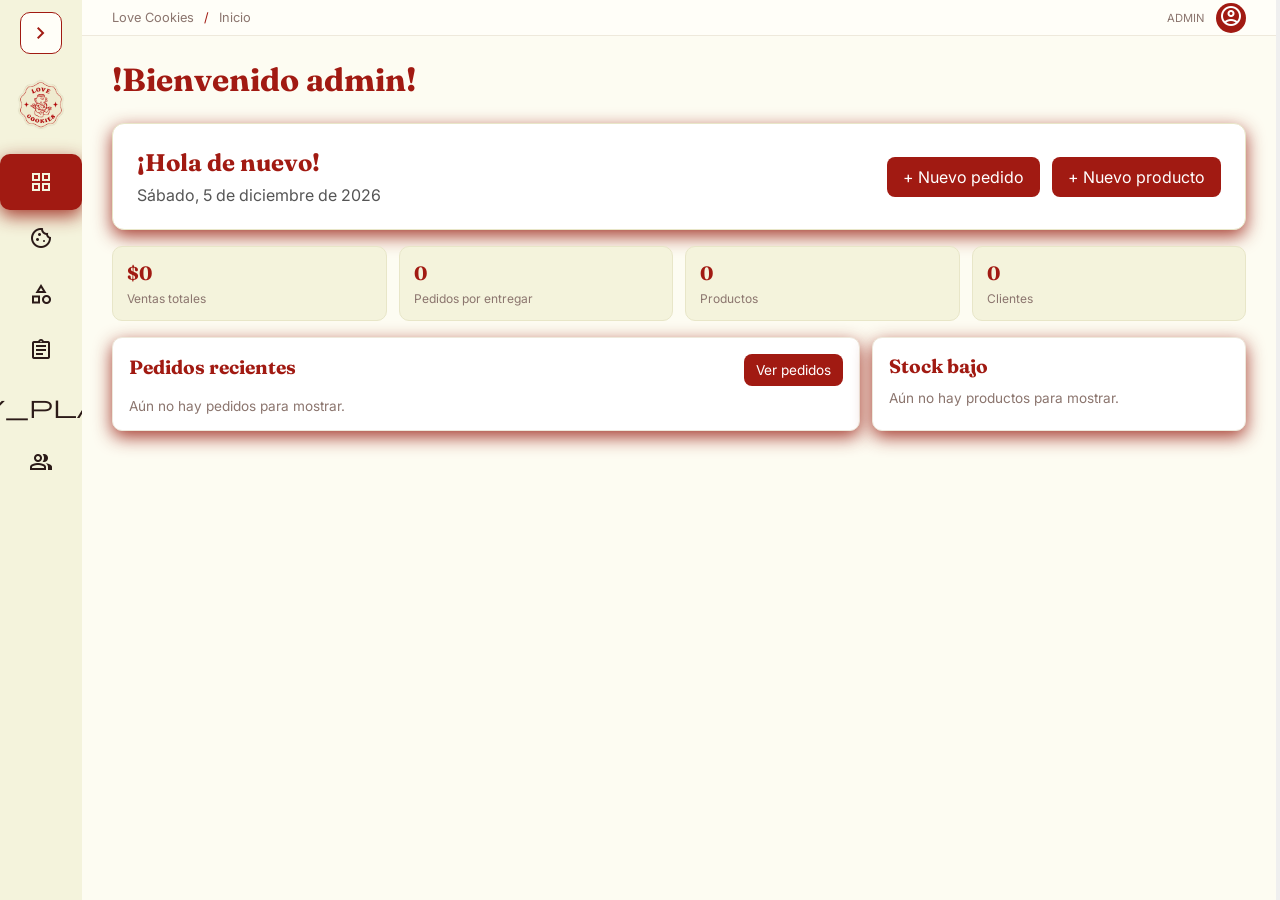
<file: index.html>
<!DOCTYPE html>
<html lang="es">
<head>
    <meta charset="UTF-8">
    <meta name="viewport" content="width=device-width, initial-scale=1.0">
    <!-- Página de entrada: abre directamente el dashboard del administrador -->
    <meta http-equiv="refresh" content="0; url=Admin/inicio.html">
    <title>Love Cookies</title>
</head>
<body>
    <p>Abriendo el dashboard… <a href="Admin/inicio.html">Entrar</a></p>
</body>
</html>
</file>
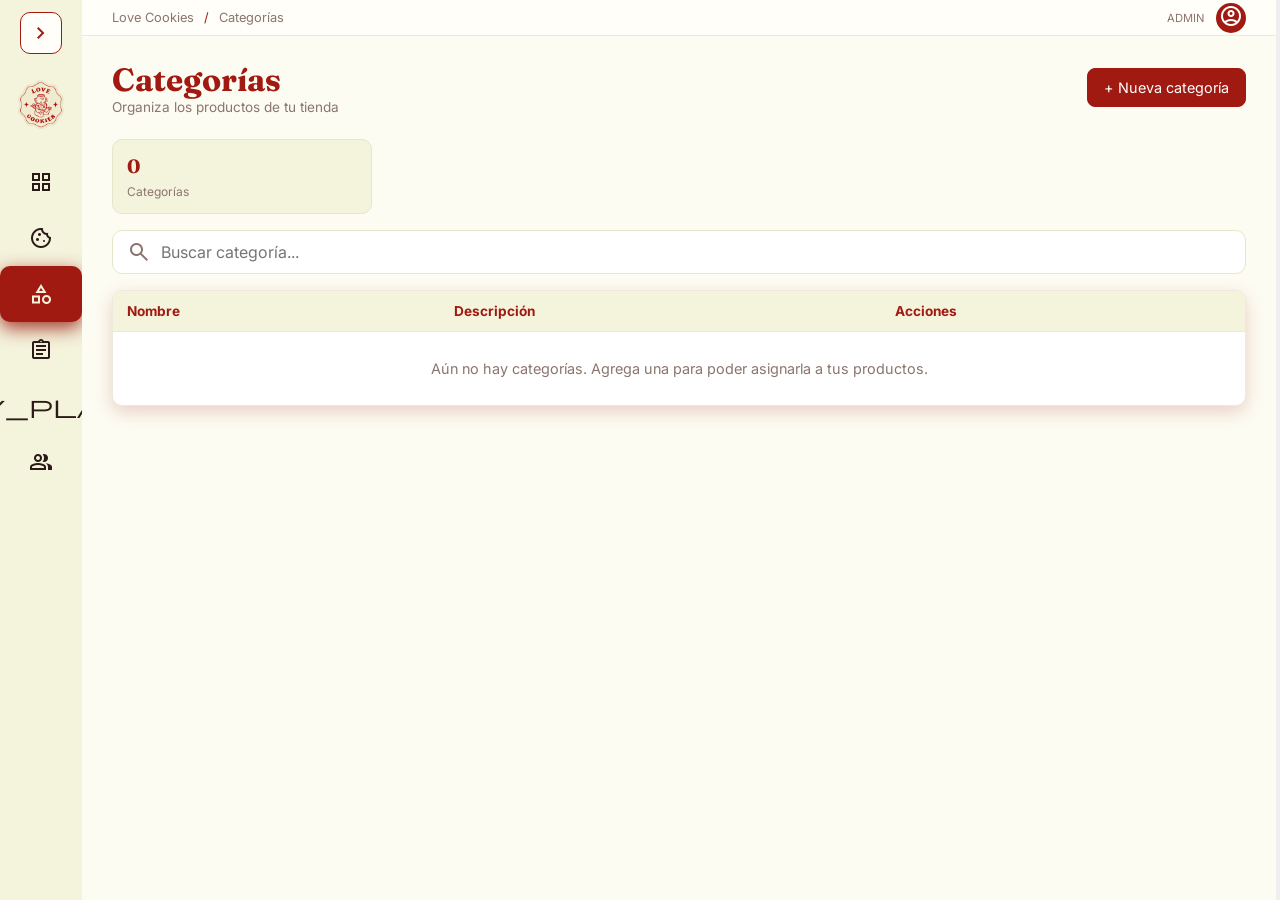
<file: Admin/categorias.html>
<!DOCTYPE html>
<html lang="es">
<head>
    <meta charset="UTF-8">
    <meta name="viewport" content="width=device-width, initial-scale=1.0">
    <title>Categorías</title>
    <link rel="stylesheet" href="https://fonts.googleapis.com/css2?family=Material+Symbols+Outlined:opsz,wght,FILL,GRAD@24,400,0,0">
    <link rel="preconnect" href="https://fonts.googleapis.com">
    <link rel="preconnect" href="https://fonts.gstatic.com" crossorigin>
    <link href="https://fonts.googleapis.com/css2?family=Fraunces:ital,opsz,wght@0,9..144,100..900;1,9..144,100..900&family=Inter:ital,opsz,wght@0,14..32,100..900;1,14..32,100..900&display=swap" rel="stylesheet">
    <script src="../JS/utils/Menu.js"></script>
    <link rel="stylesheet" href="../CSS/baseStyle.css">
    <link rel="stylesheet" href="../CSS/categoriasStyle.css">
    <script type="module" src="../JS/controllers/categoriaController.js"></script>
</head>
<body>
    <div class="dashboard">
        <aside class="sidebar">
            <button class="sidebar-toggle" type="button" aria-label="Expandir barra lateral" aria-expanded="false">
                <span class="material-symbols-outlined" aria-hidden="true"></span>
            </button>
            <div class="logo"><img src="../src/Love_cookies.png" alt="Logo de Love Cookies"></div>
            <nav class="menu">
                <ul>
                    <li><a href="inicio.html"><span class="material-symbols-outlined" aria-hidden="true">grid_view</span><span>Inicio</span></a></li>
                    <li><a href="productos.html"><span class="material-symbols-outlined" aria-hidden="true">cookie</span><span>Productos</span></a></li>
                    <li class="active"><a href="categorias.html" aria-current="page"><span class="material-symbols-outlined" aria-hidden="true">category</span><span>Categorías</span></a></li>
                    <li><a href="pedidos.html"><span class="material-symbols-outlined" aria-hidden="true">assignment</span><span>Pedidos</span></a></li>
                    <li><a href="clientes.html"><span class="material-symbols-outlined" aria-hidden="true">identity_platform</span><span>Clientes</span></a></li>
                    <li><a href="usuarios.html"><span class="material-symbols-outlined" aria-hidden="true">group</span><span>Usuarios</span></a></li>
                </ul>
            </nav>
        </aside>
        <main class="content">
            <div class="topbar">
                <div class="topbar-izq"><p class="breadcrumb">Love Cookies <span>/</span> Categorías</p></div>
                <div class="perfil">
                    <span id="nombre-perfil"></span>
                    <button class="perfil-boton" type="button" aria-label="Perfil del administrador"><span class="material-symbols-outlined" aria-hidden="true">account_circle</span></button>
                </div>
            </div>
            <section id="vista-lista">
                <header class="header encabezado">
                    <div><h1>Categorías</h1><p>Organiza los productos de tu tienda</p></div>
                    <button class="boton" type="button" data-nuevo>+ Nueva categoría</button>
                </header>
                <section class="resumen resumen-2">
                    <article class="resumen-card"><h2>0</h2><p>Categorías</p></article>
                </section>
                <div class="buscador-caja">
                    <span class="material-symbols-outlined" aria-hidden="true">search</span>
                    <input class="buscador" type="search" placeholder="Buscar categoría..." aria-label="Buscar categoría">
                </div>
                <p class="mensaje-lista" role="status"></p>
                <div class="tabla-contenedor">
                    <table class="tabla">
                        <thead><tr><th>Nombre</th><th>Descripción</th><th>Acciones</th></tr></thead>
                        <tbody><tr class="fila-vacia"><td colspan="3">Aún no hay categorías. Agrega una para poder asignarla a tus productos.</td></tr></tbody>
                    </table>
                </div>
                <dialog id="dialogo" class="dialogo">
                    <p>¿Seguro que quieres eliminar esta categoría? Esta acción no se puede deshacer.</p>
                    <form method="dialog"><button class="boton secundario" value="no">Cancelar</button><button class="boton" value="si">Sí, eliminar</button></form>
                </dialog>
            </section>
            <section id="vista-formulario" hidden>
                <header class="header"><h1><span class="modo">Agregar</span> categoría</h1></header>
                <form class="formulario panel" novalidate>
                    <div class="campo">
                        <label for="nombre-categoria">Nombre *</label>
                        <input id="nombre-categoria" name="nombre" data-col="0" maxlength="40" required>
                        <small class="error"></small>
                    </div>
                    <div class="campo">
                        <label for="descripcion-categoria">Descripción</label>
                        <textarea id="descripcion-categoria" name="descripcion" data-col="1" rows="3" maxlength="160"></textarea>
                        <small class="error"></small>
                    </div>
                    <p class="mensaje-exito" role="status"></p>
                    <div class="pie-formulario">
                        <small>* Campos obligatorios</small>
                        <div class="fila">
                            <button class="boton secundario" type="button" data-cancelar>Cancelar</button>
                            <button class="boton" type="submit"><span class="texto-guardar">Guardar categoría</span></button>
                        </div>
                    </div>
                </form>
                <button class="volver" type="button" data-cancelar><span class="material-symbols-outlined" aria-hidden="true">arrow_back</span> Volver a Categorías</button>
            </section>
        </main>
    </div>
</body>
</html>
</file>
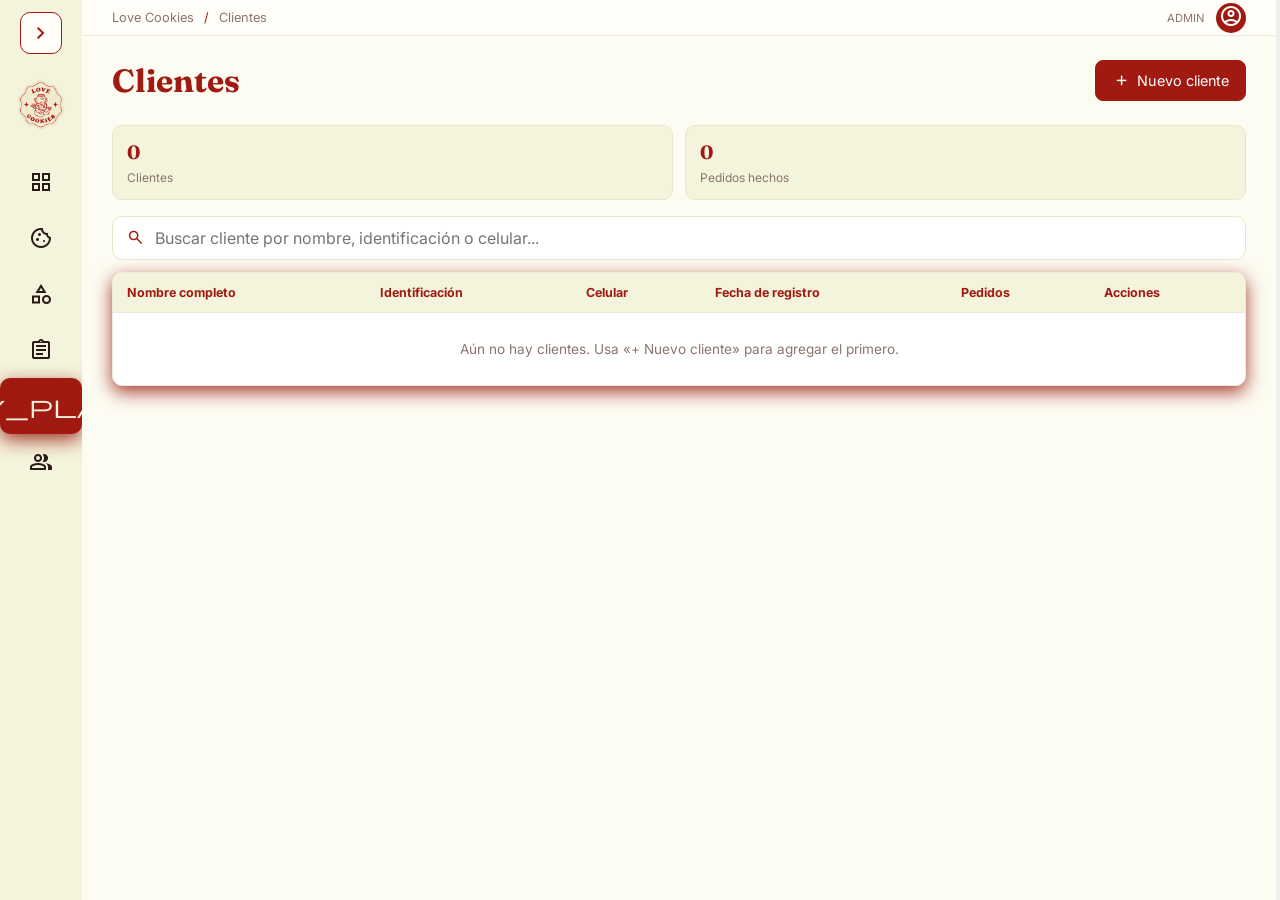
<file: Admin/clientes.html>
<!DOCTYPE html>
<html lang="es">
<head>
    <meta charset="UTF-8">
    <meta name="viewport" content="width=device-width, initial-scale=1.0">
    <title>Clientes</title>
    <link rel="stylesheet" href="https://fonts.googleapis.com/css2?family=Material+Symbols+Outlined:opsz,wght,FILL,GRAD@24,400,0,0" />
    <link rel="preconnect" href="https://fonts.googleapis.com">
    <link rel="preconnect" href="https://fonts.gstatic.com" crossorigin>
    <link href="https://fonts.googleapis.com/css2?family=Fraunces:ital,opsz,wght@0,9..144,100..900;1,9..144,100..900&family=Inter:ital,opsz,wght@0,14..32,100..900;1,14..32,100..900&family=Roboto:ital,wght@0,100..900;1,100..900&display=swap" rel="stylesheet">
    <script src="../JS/utils/Menu.js"></script>
    <link rel="stylesheet" href="../CSS/baseStyle.css">
    <link rel="stylesheet" href="../CSS/clientesStyle.css">
<script type="module" src="../JS/controllers/clienteController.js"></script>
</head>
<body>
    <div class="dashboard">
        <!-- barra lateral -->
        <aside class="sidebar">
            <button class="sidebar-toggle" type="button" aria-label="Expandir barra lateral" aria-expanded="false">
                <span class="material-symbols-outlined" aria-hidden="true"></span>
            </button>
            <div class="logo">
                <img src="../src/Love_cookies.png" alt="Logo de Love Cookies">
            </div>
            <nav class="menu">
                <ul>
                    <li><a href="inicio.html">
                        <span class="material-symbols-outlined" aria-hidden="true">grid_view</span>
                        <span>Inicio</span>
                    </a></li>
                    <li><a href="productos.html">
                        <span class="material-symbols-outlined" aria-hidden="true">cookie</span>
                        <span>Productos</span>
                    </a></li>
                    <li><a href="categorias.html">
                            <span class="material-symbols-outlined" aria-hidden="true">category</span>
                            <span>Categorías</span>
                        </a></li>
                    <li><a href="pedidos.html">
                        <span class="material-symbols-outlined" aria-hidden="true">assignment</span>
                        <span>Pedidos</span>
                    </a></li>
                    <li class="active"><a href="clientes.html">
                        <span class="material-symbols-outlined" aria-hidden="true">identity_platform</span>
                        <span>Clientes</span>
                    </a></li>
                    <li><a href="usuarios.html">
                        <span class="material-symbols-outlined" aria-hidden="true">group</span>
                        <span>Usuarios</span>
                    </a></li>
                </ul>
            </nav>
        </aside>

        <!-- contenido -->
        <main class="content">
            <div class="topbar">
                <div class="topbar-izq">
                    <p class="breadcrumb">Love Cookies <span>/</span> Clientes</p>
                </div>
                <div class="perfil">
                    <span id="nombre-perfil"></span>
                    <button class="perfil-boton" type="button" aria-label="Perfil del administrador"><span class="material-symbols-outlined" aria-hidden="true">account_circle</span></button>
                </div>
            </div>
            <!-- LISTADO -->
            <section id="vista-lista">
            <header class="header encabezado"><div><h1>Clientes</h1></div><button class="boton" type="button" data-nuevo><span class="material-symbols-outlined" aria-hidden="true">add</span> Nuevo cliente</button></header>
            <section class="resumen resumen-2">
                <article class="resumen-card"><h2>0</h2><p>Clientes</p></article>
                <article class="resumen-card"><h2>0</h2><p>Pedidos hechos</p></article>
            </section>
            <div class="buscador-caja"><span class="material-symbols-outlined" aria-hidden="true">search</span><input class="buscador" type="search" placeholder="Buscar cliente por nombre, identificación o celular..." aria-label="Buscar cliente por nombre, identificación o celular..."></div>
            <div class="tabla-contenedor"><table class="tabla"><thead><tr><th>Nombre completo</th><th>Identificación</th><th>Celular</th><th>Fecha de registro</th><th>Pedidos</th><th>Acciones</th></tr></thead>
<tbody>
<tr class="fila-vacia"><td colspan="6">Aún no hay clientes. Usa «+ Nuevo cliente» para agregar el primero.</td></tr>
</tbody></table></div>
            <dialog id="dialogo" class="dialogo"><p>¿Seguro que quieres eliminar este registro? Esta acción no se puede deshacer.</p>
                <form method="dialog"><button class="boton secundario" value="no">Cancelar</button><button class="boton" value="si">Sí, eliminar</button></form></dialog>
            </section>

            <!-- FORMULARIO (agregar / editar) -->
            <section id="vista-formulario" hidden>
            <header class="header"><h1><span class="modo">Agregar</span> cliente</h1></header>
            <p class="subtitulo">Completa los datos del cliente para registrarlo.</p>
            <form class="formulario panel" novalidate>
                <div class="cuadricula">
                    <div class="campo"><label>Nombre completo *</label><input name="nombre" data-col="0" placeholder="Escribe el nombre completo" required><small class="error"></small></div>
                    <div class="campo"><label>Identificación *</label><input name="identificacion" data-col="1" inputmode="numeric" maxlength="12" placeholder="Escribe el número de identificación" required><small class="error"></small></div>
                    <div class="campo"><label>Celular *</label><input name="celular" data-col="2" inputmode="numeric" placeholder="Escribe el número de celular" required><small class="error"></small></div>
                </div>
                <div class="info-auto"><div><b>Fecha de registro</b><span data-fill="3" data-def="Se asigna al guardar">Se asigna al guardar</span></div><div><b>Pedidos</b><span data-fill="4" data-def="0">0</span></div></div>
                <small class="ayuda">La fecha de registro y el número de pedidos se gestionan automáticamente.</small>
                <p class="mensaje-exito" role="status"></p>
                <div class="pie-formulario"><small>* Campos obligatorios</small><div class="fila"><button class="boton secundario" type="button" data-cancelar>Cancelar</button><button class="boton" type="submit"><span class="texto-guardar">Guardar cliente</span></button></div></div>
            </form>
            <button class="volver" type="button" data-cancelar><span class="material-symbols-outlined" aria-hidden="true">arrow_back</span> Volver a Clientes</button>
            </section>
        </main>
    </div>
</body>
</html>
</file>
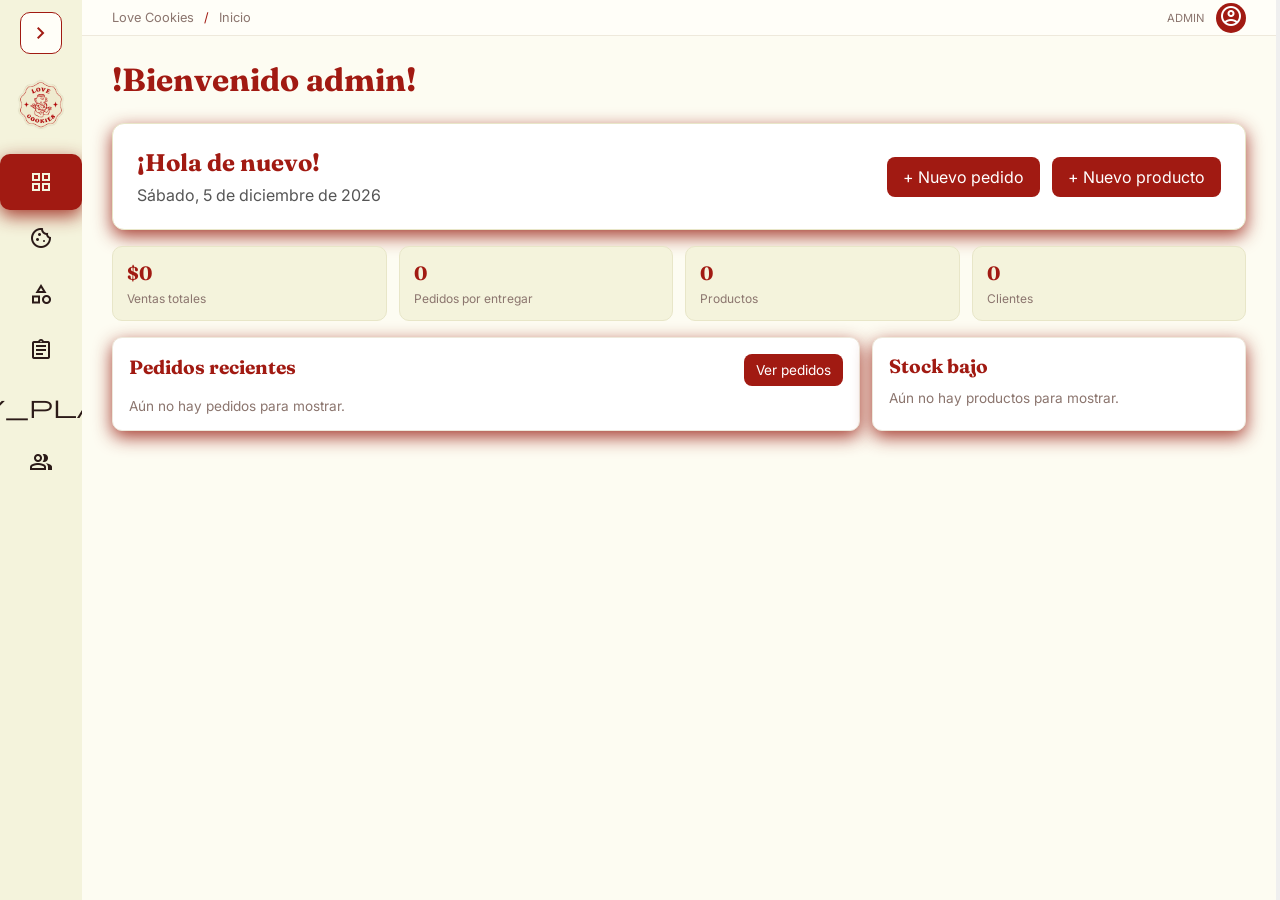
<file: Admin/inicio.html>
<!DOCTYPE html>
<html lang="es">
<head>
    <meta charset="UTF-8">
    <meta name="viewport" content="width=device-width, initial-scale=1.0">
    <title>Dashboard Admin</title>
    <link rel="stylesheet" href="https://fonts.googleapis.com/css2?family=Material+Symbols+Outlined:opsz,wght,FILL,GRAD@24,400,0,0" />
    <link rel="preconnect" href="https://fonts.googleapis.com">
    <link rel="preconnect" href="https://fonts.gstatic.com" crossorigin>
    <link href="https://fonts.googleapis.com/css2?family=Fraunces:ital,opsz,wght@0,9..144,100..900;1,9..144,100..900&family=Inter:ital,opsz,wght@0,14..32,100..900;1,14..32,100..900&family=Roboto:ital,wght@0,100..900;1,100..900&display=swap" rel="stylesheet">
    <script src="../JS/utils/Menu.js"></script>
    <link rel="stylesheet" href="../CSS/baseStyle.css">
    <link rel="stylesheet" href="../CSS/inicioStyle.css">
    
  <script type="module" src="../JS/controllers/inicioController.js"></script>
</head>
<body>

    <div class="dashboard">
        <!-- barra lateral -->
        <aside class="sidebar">
            <button class="sidebar-toggle" type="button" aria-label="Expandir barra lateral" aria-expanded="false">
                <span class="material-symbols-outlined" aria-hidden="true"></span>
            </button>
            <div class= "logo">
                <img src="../src/Love_cookies.png" alt="Logo de love cokies">
            </div>
            

            <nav class="menu">
                <ul>
                    <li class="active">
                        <a href="inicio.html">
                            <span class="material-symbols-outlined" aria-hidden="true">grid_view</span>
                            <span>Inicio</span>
                        </a>
                    </li>
                    <li><a href="productos.html">
                        <span class="material-symbols-outlined" aria-hidden="true">cookie</span>
                        <span>Productos</span>
                    </a></li>
                    <li><a href="categorias.html">
                        <span class="material-symbols-outlined" aria-hidden="true">category</span>
                        <span>Categorías</span>
                    </a></li>
                    <li><a href="pedidos.html">
                        <span class="material-symbols-outlined" aria-hidden="true">assignment</span>
                        <span>Pedidos</span>
                    </a></li>
                    <li><a href="clientes.html">
                        <span class="material-symbols-outlined" aria-hidden="true">identity_platform</span>
                        <span>Clientes</span>
                    </a></li>
                    <li><a href="usuarios.html">
                        <span class="material-symbols-outlined" aria-hidden="true">group</span>
                        <span>Usuarios</span>
                    </a></li>
                </ul>
            </nav>
        </aside>
        
        <!-- contenido -->
        <main class="content">
            <div class="topbar">
            <div class="topbar-izq">
                <p class="breadcrumb">Love Cookies <span>/</span> Inicio</p>
            </div>

            <div class="perfil">
                <span id="nombre-perfil"></span>
                <button class="perfil-boton" type="button" aria-label="Perfil del administrador"><span class="material-symbols-outlined" aria-hidden="true">account_circle</span></button>
            </div>
            </div>
            <header class="header">
                <h1>!Bienvenido admin!</h1>
            </header>
            <section class="welcome-card">

                <div class="welcome-text">
                    <h2>¡Hola de nuevo!</h2>
                    <p id="fecha"></p>
                </div>

                <div class="actions">
                    <button id="nuevo-pedido">+ Nuevo pedido</button>
                    <button id="nuevo-producto">+ Nuevo producto</button>
                </div>

            </section>
            <section class="resumen">
                <article class="resumen-card">
                    <h2 id="ventas-totales">$0</h2>
                    <p>Ventas totales</p>
                </article>

                <article class="resumen-card">
                    <h2 id="pedidos-pendientes">0</h2>
                    <p>Pedidos por entregar</p>
                </article>

                <article class="resumen-card">
                    <h2 id="total-productos">0</h2>
                    <p>Productos</p>
                </article>

                <article class="resumen-card">
                    <h2 id="total-clientes">0</h2>
                    <p>Clientes</p>
                </article>
            </section>

            <section class="paneles">
                <article class="panel pedidos">
                    <div class="panel-encabezado">
                        <h2>Pedidos recientes</h2>
                        <a class="boton-ver-pedidos" href="pedidos.html">Ver pedidos</a>
                    </div>
                    <p class="mensaje-vacio">Aún no hay pedidos para mostrar.</p>
                </article>

                <article class="panel stock">
                    <h2>Stock bajo</h2>
                    <p class="mensaje-vacio">Aún no hay productos para mostrar.</p>
                </article>
            </section>
        </main>

    </div>

</body>
</html>
</file>
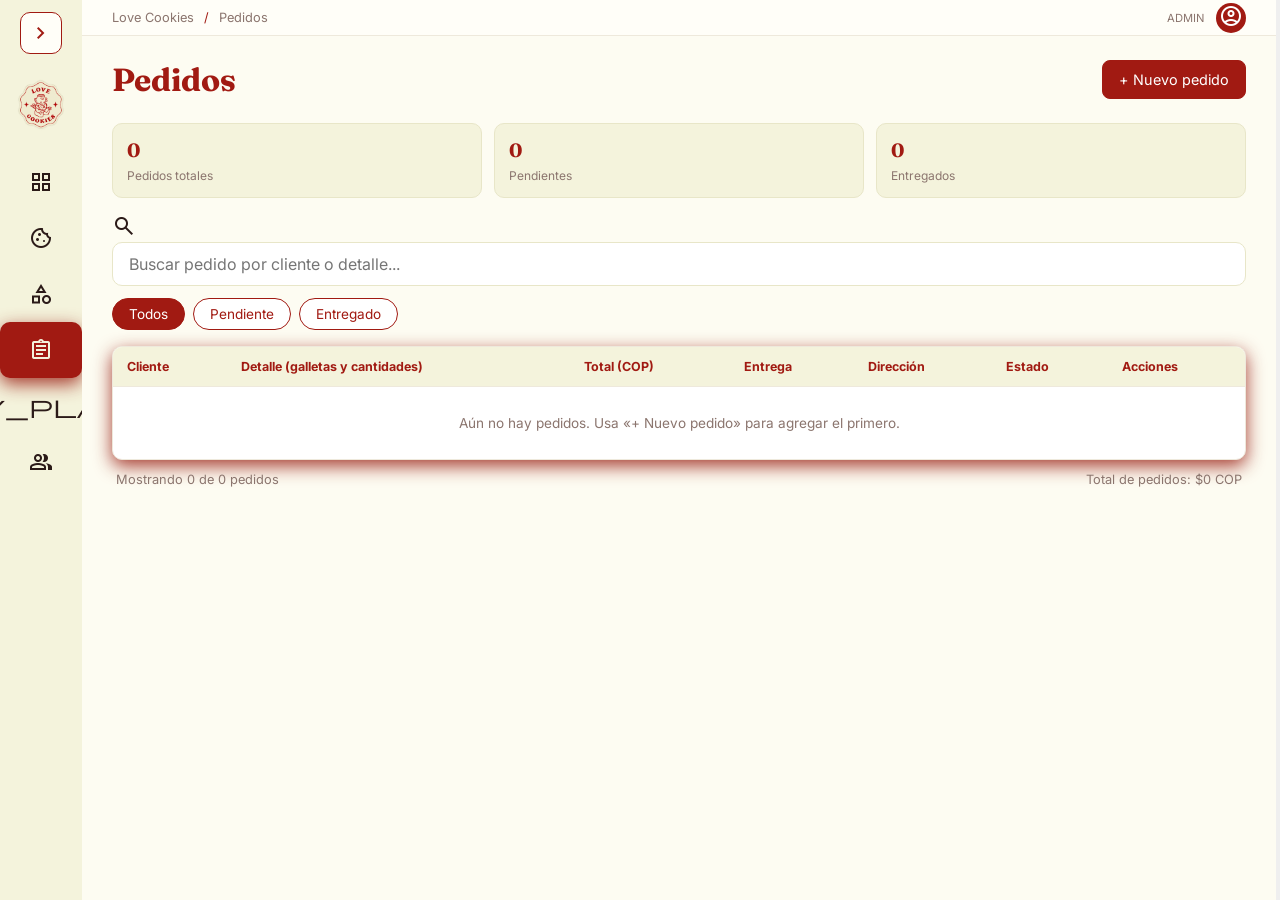
<file: Admin/pedidos.html>
<!DOCTYPE html>
<html lang="es">

<head>
    <meta charset="UTF-8">
    <meta name="viewport" content="width=device-width, initial-scale=1.0">
    <title>Pedidos</title>
    <link rel="stylesheet"
        href="https://fonts.googleapis.com/css2?family=Material+Symbols+Outlined:opsz,wght,FILL,GRAD@24,400,0,0" />
    <link rel="preconnect" href="https://fonts.googleapis.com">
    <link rel="preconnect" href="https://fonts.gstatic.com" crossorigin>
    <link
        href="https://fonts.googleapis.com/css2?family=Fraunces:ital,opsz,wght@0,9..144,100..900;1,9..144,100..900&family=Inter:ital,opsz,wght@0,14..32,100..900;1,14..32,100..900&family=Roboto:ital,wght@0,100..900;1,100..900&display=swap"
        rel="stylesheet">
    <script src="../JS/utils/Menu.js"></script>
    <link rel="stylesheet" href="../CSS/baseStyle.css">
    <link rel="stylesheet" href="../CSS/pedidosStyle.css">
  <script type="module" src="../JS/controllers/pedidoController.js"></script>
</head>

<body>
    <div class="dashboard">
        <!-- barra lateral -->
        <aside class="sidebar">
            <button class="sidebar-toggle" type="button" aria-label="Expandir barra lateral" aria-expanded="false">
                <span class="material-symbols-outlined" aria-hidden="true"></span>
            </button>
            <div class="logo">
                <img src="../src/Love_cookies.png" alt="Logo de Love Cookies">
            </div>
            <nav class="menu">
                <ul>
                    <li><a href="inicio.html">
                            <span class="material-symbols-outlined" aria-hidden="true">grid_view</span>
                            <span>Inicio</span>
                        </a></li>
                    <li><a href="productos.html">
                            <span class="material-symbols-outlined" aria-hidden="true">cookie</span>
                            <span>Productos</span>
                        </a></li>
                    <li><a href="categorias.html">
                            <span class="material-symbols-outlined" aria-hidden="true">category</span>
                            <span>Categorías</span>
                        </a></li>
                    <li class="active"><a href="pedidos.html">
                            <span class="material-symbols-outlined" aria-hidden="true">assignment</span>
                            <span>Pedidos</span>
                        </a></li>
                    <li><a href="clientes.html">
                            <span class="material-symbols-outlined" aria-hidden="true">identity_platform</span>
                            <span>Clientes</span>
                        </a></li>
                    <li><a href="usuarios.html">
                            <span class="material-symbols-outlined" aria-hidden="true">group</span>
                            <span>Usuarios</span>
                        </a></li>
                </ul>
            </nav>
        </aside>

        <!-- contenido -->
        <main class="content">
            <div class="topbar">
                <div class="topbar-izq">
                    <p class="breadcrumb">Love Cookies <span>/</span> Pedidos</p>
                </div>
                <div class="perfil">
                    <span id="nombre-perfil"></span>
                    <button class="perfil-boton" type="button" aria-label="Perfil del administrador"><span
                            class="material-symbols-outlined" aria-hidden="true">account_circle</span></button>
                </div>
            </div>
            <!-- LISTADO -->
            <section id="vista-lista">
                <header class="header encabezado">
                    <div>
                        <h1>Pedidos</h1>
                    </div><button class="boton" type="button" data-nuevo>+ Nuevo pedido</button>
                </header>
                <section class="resumen resumen-3">
                    <article class="resumen-card">
                        <h2>0</h2>
                        <p>Pedidos totales</p>
                    </article>
                    <article class="resumen-card">
                        <h2>0</h2>
                        <p>Pendientes</p>
                    </article>
                    <article class="resumen-card">
                        <h2>0</h2>
                        <p>Entregados</p>
                    </article>
                </section>
                <div class="buscador-caja"><span class="material-symbols-outlined"
                        aria-hidden="true">search</span><input class="buscador" type="search"
                        placeholder="Buscar pedido por cliente o detalle..."
                        aria-label="Buscar pedido por cliente o detalle..."></div>
                <div class="filtros"><button class="filtro seleccionado" type="button"
                        data-filtro="">Todos</button><button class="filtro" type="button"
                        data-filtro="Pendiente">Pendiente</button><button class="filtro" type="button"
                        data-filtro="Entregado">Entregado</button></div>
                <div class="tabla-contenedor">
                    <table class="tabla">
                        <thead>
                            <tr>
                                <th>Cliente</th>
                                <th>Detalle (galletas y cantidades)</th>
                                <th>Total (COP)</th>
                                <th>Entrega</th>
                                <th>Dirección</th>
                                <th>Estado</th>
                                <th>Acciones</th>
                            </tr>
                        </thead>
                        <tbody>
                            <tr class="fila-vacia">
                                <td colspan="7">Aún no hay pedidos. Usa «+ Nuevo pedido» para agregar el primero.</td>
                            </tr>
                        </tbody>
                    </table>
                </div>
                <p class="pie-tabla"><span>Mostrando 0 de 0 pedidos</span><span>Total de pedidos: <b>$0 COP</b></span>
                </p>
                <dialog id="dialogo" class="dialogo">
                    <p>¿Seguro que quieres eliminar este registro? Esta acción no se puede deshacer.</p>
                    <form method="dialog"><button class="boton secundario" value="no">Cancelar</button><button
                            class="boton" value="si">Sí, eliminar</button></form>
                </dialog>
            </section>

            <!-- FORMULARIO (agregar / editar) -->
            <section id="vista-formulario" hidden>
                <header class="header">
                    <h1><span class="modo">Agregar</span> pedido</h1>
                </header>
                <form class="formulario panel" novalidate>
                    <div class="campo"><label>Cliente *</label><select name="cliente" data-col="0" required>
                            <option value="">Seleccionar cliente...</option>

                        </select><small class="error"></small></div>
                    <span class="etiqueta">Detalle de productos y cantidades *</span>
                    <div class="lineas-caja">
                        <div class="linea linea-encabezado"><span>Producto</span><span>Precio unitario</span><span>Cantidad</span></div>
                        <div id="lineas"></div>
                        <button type="button" class="boton secundario" id="agregar-linea"><span
                                class="material-symbols-outlined" aria-hidden="true">add</span> Agregar
                            producto</button>
                    </div>
                    <div class="cuadricula">
                        <div class="campo"><label>Tipo de entrega *</label>
                            <div class="opciones"><label><input type="radio" name="entrega" value="Domicilio"
                                        data-col="3" checked> Domicilio</label><label><input type="radio" name="entrega"
                                        value="Recoger en tienda" data-col="3"> Recoger en tienda</label></div>
                            <small id="valor-domicilio" class="ayuda">Valor de domicilio: $4.000</small>
                        </div>
                        <div class="campo" id="campo-direccion-entrega"><label for="direccion-entrega">Dirección de entrega *</label>
                            <input id="direccion-entrega" name="direccion" data-col="4" autocomplete="street-address"
                                placeholder="Escribe la dirección para entregar el pedido">
                            <small class="error"></small>
                        </div>
                        <div class="campo"><label>Estado *</label>
                            <div class="opciones"><label><input type="radio" name="estado" value="Pendiente"
                                        data-col="5" checked> Pendiente</label><label><input type="radio" name="estado"
                                        value="Entregado" data-col="5"> Entregado</label></div>
                        </div>
                        <div class="campo"><label>Total (COP) *</label><input id="total" name="total" data-col="2"
                                value="$0" readonly></div>
                        <small class="ayuda">Valor total del pedido en pesos colombianos.<br><span
                                id="ayuda-total">Agrega productos para completar el pedido.</span></small>
                    </div>
                    <template id="plantilla">
                        <div class="linea">
                            <div class="campo"><select name="producto" required>
                                    <option value="">Seleccionar producto...</option>
                                </select><small class="error"></small></div>
                            <div class="campo"><output class="precio-unitario" aria-live="polite">—</output></div>
                            <div class="campo"><input name="cantidad" value="1" data-entero data-min="1"
                                    inputmode="numeric" aria-label="Cantidad"><small class="error"></small></div><button
                                type="button" class="icono-boton" data-quitar aria-label="Quitar"><span
                                    class="material-symbols-outlined">delete</span></button>
                        </div>
                    </template>
                    <p class="mensaje-exito" role="status"></p>
                    <div class="pie-formulario"><small>* Campos obligatorios</small>
                        <div class="fila"><button class="boton secundario" type="button"
                                data-cancelar>Cancelar</button><button class="boton" type="submit"><span
                                    class="texto-guardar">Guardar pedido</span></button></div>
                    </div>
                </form>
                <button class="volver" type="button" data-cancelar><span class="material-symbols-outlined"
                        aria-hidden="true">arrow_back</span> Volver a Pedidos</button>
            </section>
        </main>
    </div>
</body>

</html>
</file>
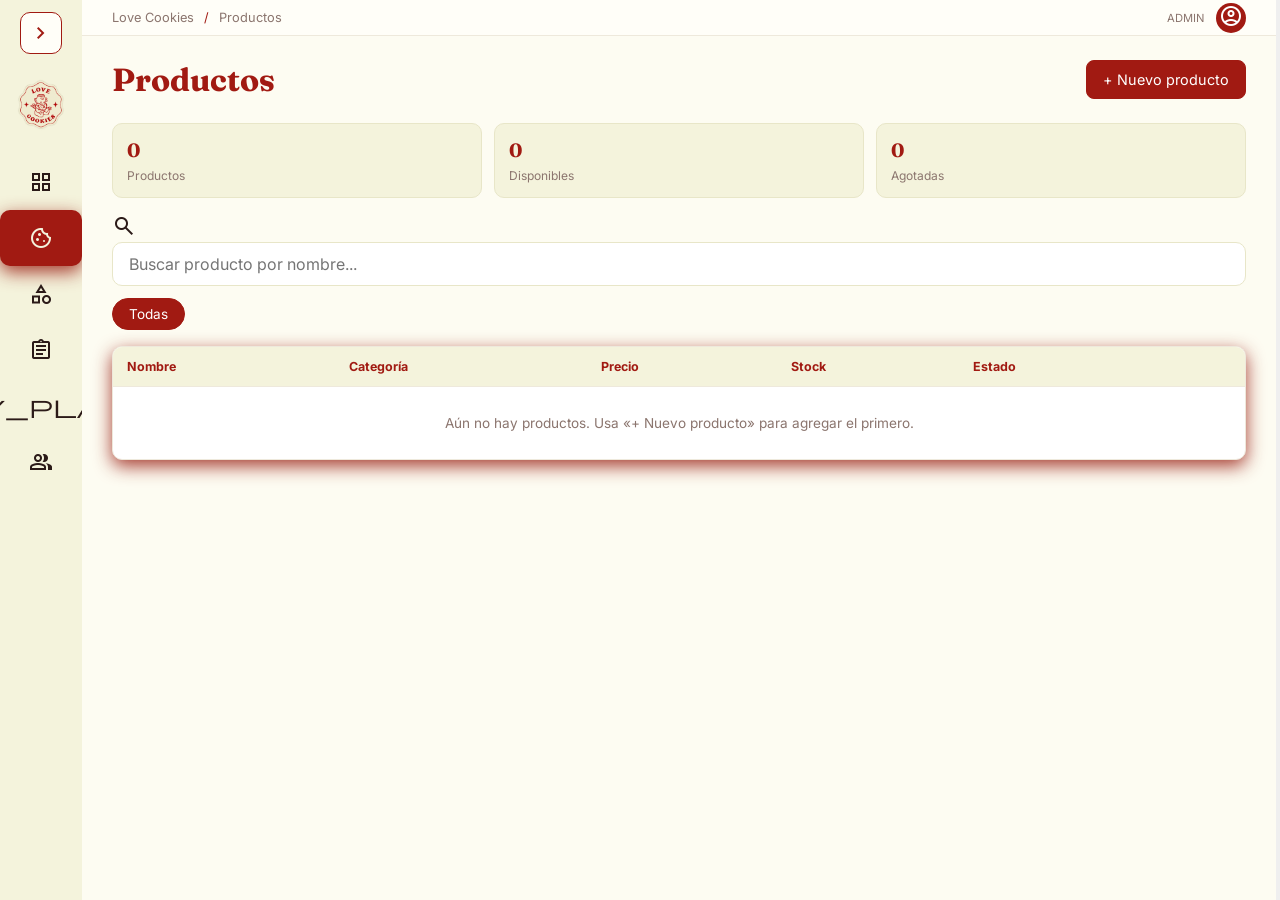
<file: Admin/productos.html>
<!DOCTYPE html>
<html lang="es">

<head>
    <meta charset="UTF-8">
    <meta name="viewport" content="width=device-width, initial-scale=1.0">
    <title>Productos</title>
    <link rel="stylesheet"
        href="https://fonts.googleapis.com/css2?family=Material+Symbols+Outlined:opsz,wght,FILL,GRAD@24,400,0,0" />
    <link rel="preconnect" href="https://fonts.googleapis.com">
    <link rel="preconnect" href="https://fonts.gstatic.com" crossorigin>
    <link
        href="https://fonts.googleapis.com/css2?family=Fraunces:ital,opsz,wght@0,9..144,100..900;1,9..144,100..900&family=Inter:ital,opsz,wght@0,14..32,100..900;1,14..32,100..900&family=Roboto:ital,wght@0,100..900;1,100..900&display=swap"
        rel="stylesheet">
    <script src="../JS/utils/Menu.js"></script>
    <link rel="stylesheet" href="../CSS/baseStyle.css">
    <link rel="stylesheet" href="../CSS/productosStyle.css">
  <script type="module" src="../JS/controllers/productoController.js"></script>
</head>

<body>
    <div class="dashboard">
        <!-- barra lateral -->
        <aside class="sidebar">
            <button class="sidebar-toggle" type="button" aria-label="Expandir barra lateral" aria-expanded="false">
                <span class="material-symbols-outlined" aria-hidden="true"></span>
            </button>
            <div class="logo">
                <img src="../src/Love_cookies.png" alt="Logo de Love Cookies">
            </div>
            <nav class="menu">
                <ul>
                    <li><a href="inicio.html">
                            <span class="material-symbols-outlined" aria-hidden="true">grid_view</span>
                            <span>Inicio</span>
                        </a></li>
                    <li class="active"><a href="productos.html">
                            <span class="material-symbols-outlined" aria-hidden="true">cookie</span>
                            <span>Productos</span>
                        </a></li>
                    <li><a href="categorias.html">
                            <span class="material-symbols-outlined" aria-hidden="true">category</span>
                            <span>Categorías</span>
                        </a></li>
                    <li><a href="pedidos.html">
                            <span class="material-symbols-outlined" aria-hidden="true">assignment</span>
                            <span>Pedidos</span>
                        </a></li>
                    <li><a href="clientes.html">
                            <span class="material-symbols-outlined" aria-hidden="true">identity_platform</span>
                            <span>Clientes</span>
                        </a></li>
                    <li><a href="usuarios.html">
                            <span class="material-symbols-outlined" aria-hidden="true">group</span>
                            <span>Usuarios</span>
                        </a></li>
                </ul>
            </nav>
        </aside>

        <!-- contenido -->
        <main class="content">
            <div class="topbar">
                <div class="topbar-izq">
                    <p class="breadcrumb">Love Cookies <span>/</span> Productos</p>
                </div>
                <div class="perfil">
                    <span id="nombre-perfil"></span>
                    <button class="perfil-boton" type="button" aria-label="Perfil del administrador"><span
                            class="material-symbols-outlined" aria-hidden="true">account_circle</span></button>
                </div>
            </div>
            <!-- LISTADO -->
            <section id="vista-lista">
                <header class="header encabezado">
                    <div>
                        <h1>Productos</h1>
                    </div><button class="boton" type="button" data-nuevo>+ Nuevo producto</button>
                </header>
                <section class="resumen resumen-3">
                    <article class="resumen-card">
                        <h2>0</h2>
                        <p>Productos</p>
                    </article>
                    <article class="resumen-card">
                        <h2>0</h2>
                        <p>Disponibles</p>
                    </article>
                    <article class="resumen-card">
                        <h2>0</h2>
                        <p>Agotadas</p>
                    </article>
                </section>
                <div class="buscador-caja"><span class="material-symbols-outlined"
                        aria-hidden="true">search</span><input class="buscador" type="search"
                        placeholder="Buscar producto por nombre..." aria-label="Buscar producto por nombre..."></div>
                <div class="filtros"><button class="filtro seleccionado" type="button" data-filtro="">Todas</button></div>
                <div class="tabla-contenedor">
                    <table class="tabla">
                        <thead>
                            <tr>
                                <th>Nombre</th>
                                <th>Categoría</th>
                                <th>Precio</th>
                                <th>Stock</th>
                                <th>Estado</th>
                                <th></th>
                            </tr>
                        </thead>
                        <tbody>
                            <tr class="fila-vacia">
                                <td colspan="6">Aún no hay productos. Usa «+ Nuevo producto» para agregar el primero.
                                </td>
                            </tr>
                        </tbody>
                    </table>
                </div>
                <dialog id="dialogo" class="dialogo">
                    <p>¿Seguro que quieres eliminar este registro? Esta acción no se puede deshacer.</p>
                    <form method="dialog"><button class="boton secundario" value="no">Cancelar</button><button
                            class="boton" value="si">Sí, eliminar</button></form>
                </dialog>
            </section>

            <!-- FORMULARIO (agregar / editar) -->
            <section id="vista-formulario" hidden>
                <header class="header">
                    <h1><span class="modo">Agregar</span> producto</h1>
                </header>
                <form class="formulario panel" novalidate>
                    <label class="subida"><span class="material-symbols-outlined">add_a_photo</span><span
                            class="subida-texto">Toca para subir fotos o arrástralas aquí</span><input type="file"
                            accept="image/*" multiple hidden></label>
                    <div class="miniaturas"></div>
                    <div class="cuadricula">
                        <div class="campo"><label>Nombre *</label><input name="nombre" data-col="0" required><small
                                class="error"></small></div>
                        <div class="campo"><label>Categoría *</label><select name="categoria" data-col="1" required>
                                <option value="">Elegir...</option>
                            </select><small class="error"></small><small class="ayuda">Primero crea una categoría desde el menú Categorías.</small></div>
                        <div class="campo"><label>Precio (COP) *</label><input name="precio" data-col="2" data-entero
                                data-min="1" inputmode="numeric" required><small class="error"></small></div>
                        <div class="campo"><label>Stock (unidades) *</label><input name="stock" data-col="3" data-entero
                                data-min="0" inputmode="numeric" required><small class="error"></small></div>
                        <div class="campo"><label>Peso</label><input name="peso" placeholder="Ej: 80 g"></div>
                    </div>
                    <div class="campo"><label>Descripción</label><textarea name="descripcion" rows="3"></textarea></div>
                    <p class="mensaje-exito" role="status"></p>
                    <div class="pie-formulario"><small>* Campos obligatorios</small>
                        <div class="fila"><button class="boton secundario" type="button"
                                data-cancelar>Cancelar</button><button class="boton" type="submit"><span
                                    class="texto-guardar">Guardar producto</span></button></div>
                    </div>
                </form>
                <button class="volver" type="button" data-cancelar><span class="material-symbols-outlined"
                        aria-hidden="true">arrow_back</span> Volver a Productos</button>
            </section>
        </main>
    </div>
</body>

</html>
</file>
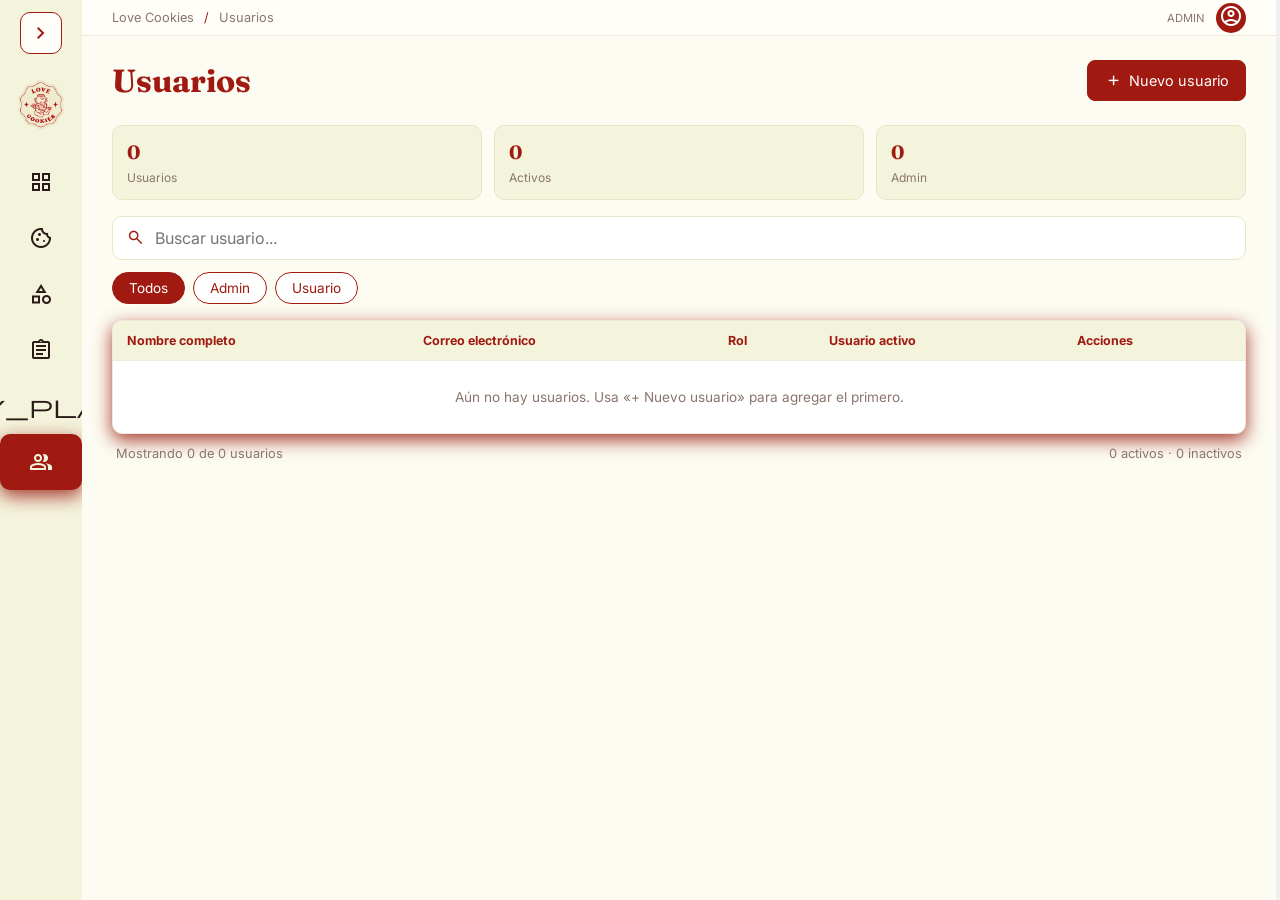
<file: Admin/usuarios.html>
<!DOCTYPE html>
<html lang="es">
<head>
    <meta charset="UTF-8">
    <meta name="viewport" content="width=device-width, initial-scale=1.0">
    <title>Usuarios</title>
    <link rel="stylesheet" href="https://fonts.googleapis.com/css2?family=Material+Symbols+Outlined:opsz,wght,FILL,GRAD@24,400,0,0" />
    <link rel="preconnect" href="https://fonts.googleapis.com">
    <link rel="preconnect" href="https://fonts.gstatic.com" crossorigin>
    <link href="https://fonts.googleapis.com/css2?family=Fraunces:ital,opsz,wght@0,9..144,100..900;1,9..144,100..900&family=Inter:ital,opsz,wght@0,14..32,100..900;1,14..32,100..900&family=Roboto:ital,wght@0,100..900;1,100..900&display=swap" rel="stylesheet">
    <script src="../JS/utils/Menu.js"></script>
    <link rel="stylesheet" href="../CSS/baseStyle.css">
    <link rel="stylesheet" href="../CSS/usuariosStyle.css">
  <script type="module" src="../JS/controllers/usuarioController.js"></script>
</head>
<body>
    <div class="dashboard">
        <!-- barra lateral -->
        <aside class="sidebar">
            <button class="sidebar-toggle" type="button" aria-label="Expandir barra lateral" aria-expanded="false">
                <span class="material-symbols-outlined" aria-hidden="true"></span>
            </button>
            <div class="logo">
                <img src="../src/Love_cookies.png" alt="Logo de Love Cookies">
            </div>
            <nav class="menu">
                <ul>
                    <li><a href="inicio.html">
                        <span class="material-symbols-outlined" aria-hidden="true">grid_view</span>
                        <span>Inicio</span>
                    </a></li>
                    <li><a href="productos.html">
                        <span class="material-symbols-outlined" aria-hidden="true">cookie</span>
                        <span>Productos</span>
                    </a></li>
                    <li><a href="categorias.html">
                        <span class="material-symbols-outlined" aria-hidden="true">category</span>
                        <span>Categorías</span>
                    </a></li>
                    <li><a href="pedidos.html">
                        <span class="material-symbols-outlined" aria-hidden="true">assignment</span>
                        <span>Pedidos</span>
                    </a></li>
                    <li><a href="clientes.html">
                        <span class="material-symbols-outlined" aria-hidden="true">identity_platform</span>
                        <span>Clientes</span>
                    </a></li>
                    <li class="active"><a href="usuarios.html">
                        <span class="material-symbols-outlined" aria-hidden="true">group</span>
                        <span>Usuarios</span>
                    </a></li>
                </ul>
            </nav>
        </aside>

        <!-- contenido -->
        <main class="content">
            <div class="topbar">
                <div class="topbar-izq">
                    <p class="breadcrumb">Love Cookies <span>/</span> Usuarios</p>
                </div>
                <div class="perfil">
                    <span id="nombre-perfil"></span>
                    <button class="perfil-boton" type="button" aria-label="Perfil del administrador"><span class="material-symbols-outlined" aria-hidden="true">account_circle</span></button>
                </div>
            </div>
            <!-- LISTADO -->
            <section id="vista-lista">
            <header class="header encabezado"><div><h1>Usuarios</h1></div><button class="boton" type="button" data-nuevo><span class="material-symbols-outlined" aria-hidden="true">add</span> Nuevo usuario</button></header>
            <section class="resumen resumen-3">
                <article class="resumen-card"><h2>0</h2><p>Usuarios</p></article>
                <article class="resumen-card"><h2>0</h2><p>Activos</p></article>
                <article class="resumen-card"><h2>0</h2><p>Admin</p></article>
            </section>
            <div class="buscador-caja"><span class="material-symbols-outlined" aria-hidden="true">search</span><input class="buscador" type="search" placeholder="Buscar usuario..." aria-label="Buscar usuario..."></div>
            <div class="filtros"><button class="filtro seleccionado" type="button" data-filtro="">Todos</button><button class="filtro" type="button" data-filtro="Admin">Admin</button><button class="filtro" type="button" data-filtro="Usuario">Usuario</button></div>
            <div class="tabla-contenedor"><table class="tabla"><thead><tr><th>Nombre completo</th><th>Correo electrónico</th><th>Rol</th><th>Usuario activo</th><th>Acciones</th></tr></thead>
<tbody>
<tr class="fila-vacia"><td colspan="5">Aún no hay usuarios. Usa «+ Nuevo usuario» para agregar el primero.</td></tr>
</tbody></table></div>
            <p class="pie-tabla"><span>Mostrando 0 de 0 usuarios</span><span>0 activos · 0 inactivos</span></p>
            <dialog id="dialogo" class="dialogo"><p>¿Seguro que quieres eliminar este registro? Esta acción no se puede deshacer.</p>
                <form method="dialog"><button class="boton secundario" value="no">Cancelar</button><button class="boton" value="si">Sí, eliminar</button></form></dialog>
            </section>

            <!-- FORMULARIO (agregar / editar) -->
            <section id="vista-formulario" hidden>
            <header class="header"><h1><span class="modo">Agregar</span> usuario</h1></header>
            <p class="subtitulo">Completa los datos del usuario y asigna su rol.</p>
            <form class="formulario panel" novalidate>
                <div class="cuadricula">
                    <div class="campo"><label>Nombre completo *</label><input name="nombre" data-col="0" placeholder="Escribe el nombre completo" required><small class="error"></small></div>
                    <div class="campo"><label>Correo electrónico *</label><input name="correo" type="email" data-col="1" placeholder="Escribe el correo electrónico" required><small class="error"></small></div>
                    <div class="campo"><label for="contrasena">Contraseña *</label><input id="contrasena" name="contrasena" type="password" autocomplete="new-password" minlength="8" required><small class="error"></small></div>
                    <div class="campo"><label for="confirmar-contrasena">Confirmar contraseña *</label><input id="confirmar-contrasena" name="confirmarContrasena" type="password" autocomplete="new-password" minlength="8" required><small class="error"></small></div>
                </div>
                <small class="ayuda" data-password-help>Usa al menos 8 caracteres. La contraseña no se mostrará después de guardarla.</small>
                <div class="campo"><label>Rol *</label><div class="opciones"><label><input type="radio" name="rol" value="Admin" data-col="2"> Admin</label><label><input type="radio" name="rol" value="Usuario" data-col="2" checked> Usuario</label></div></div>
                <div class="campo"><label>Usuario activo</label><label class="interruptor"><span><b>Activo</b><small>Permite que el usuario acceda al sistema.</small></span><input type="checkbox" name="activo" data-col="3" checked></label></div>
                <small class="ayuda">El rol define los permisos de acceso. Solo puedes asignar Admin o Usuario.</small>
                <p class="mensaje-exito" role="status"></p>
                <div class="pie-formulario"><small>* Campos obligatorios</small><div class="fila"><button class="boton secundario" type="button" data-cancelar>Cancelar</button><button class="boton" type="submit"><span class="texto-guardar">Guardar usuario</span></button></div></div>
            </form>
            <button class="volver" type="button" data-cancelar><span class="material-symbols-outlined" aria-hidden="true">arrow_back</span> Volver a Usuarios</button>
            </section>
        </main>
    </div>
</body>
</html>
</file>
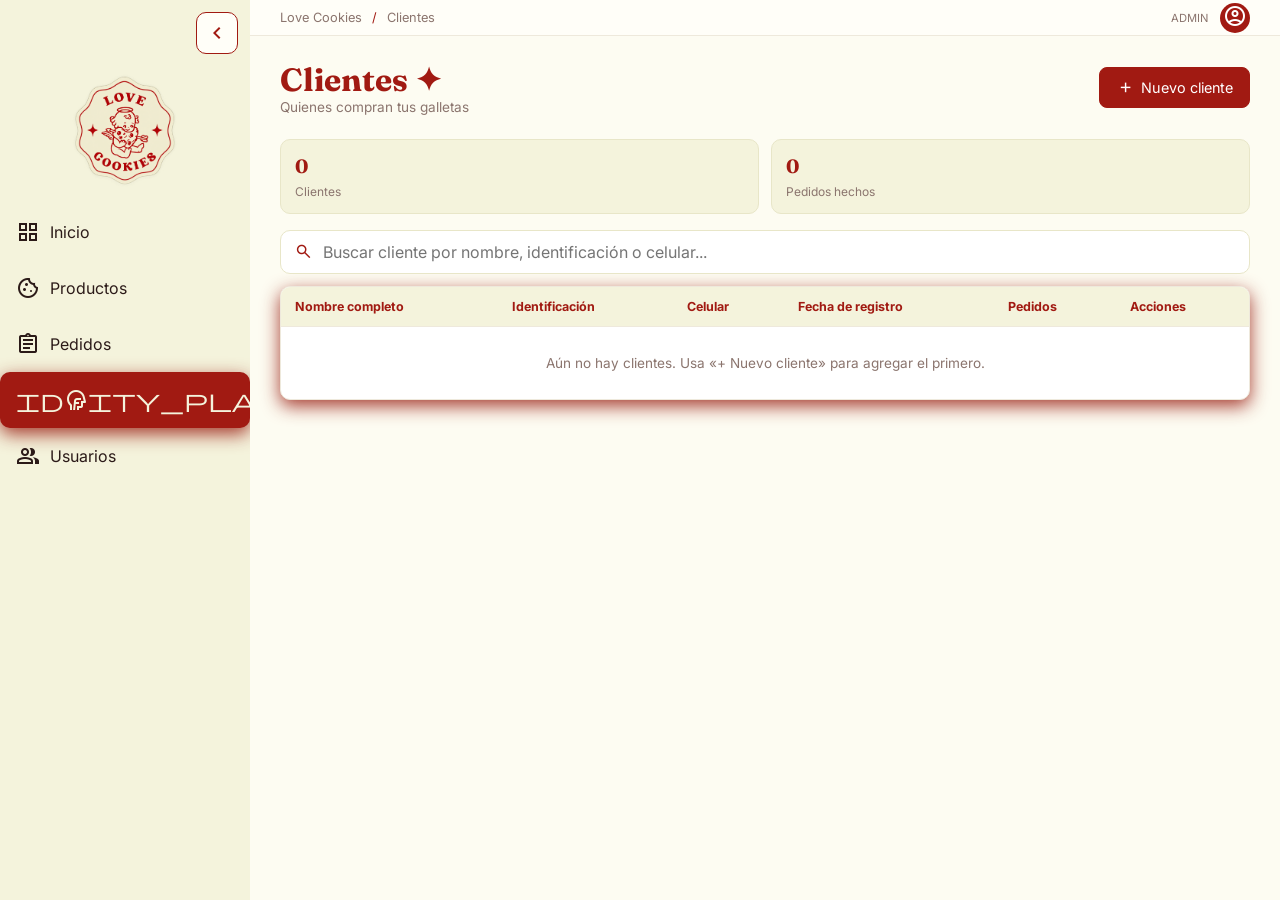
<file: Love_cookies/Admin/clientes.html>
<!DOCTYPE html>
<html lang="es">
<head>
    <meta charset="UTF-8">
    <meta name="viewport" content="width=device-width, initial-scale=1.0">
    <title>Clientes</title>
    <link rel="stylesheet" href="https://fonts.googleapis.com/css2?family=Material+Symbols+Outlined:opsz,wght,FILL,GRAD@24,400,0,0" />
    <link rel="preconnect" href="https://fonts.googleapis.com">
    <link rel="preconnect" href="https://fonts.gstatic.com" crossorigin>
    <link href="https://fonts.googleapis.com/css2?family=Fraunces:ital,opsz,wght@0,9..144,100..900;1,9..144,100..900&family=Inter:ital,opsz,wght@0,14..32,100..900;1,14..32,100..900&family=Roboto:ital,wght@0,100..900;1,100..900&display=swap" rel="stylesheet">
    <link rel="stylesheet" href="../CSS/baseStyle.css">
    <link rel="stylesheet" href="../CSS/clientesStyle.css">
    <script src="../JS/baseScript.js" defer></script>
    <script src="../JS/listadoScript.js" defer></script>
    <script src="../JS/validacionScript.js" defer></script>
    <script src="../JS/configCliente.js" defer></script>
    <script src="../JS/formularioScript.js" defer></script>
</head>
<body>
    <div class="dashboard">
        <!-- barra lateral -->
        <aside class="sidebar">
            <div class="logo">
                <img src="../src/Love_cookies.png" alt="Logo de Love Cookies">
            </div>
            <nav class="menu">
                <ul>
                    <li><a href="inicio.html">
                        <span class="material-symbols-outlined" aria-hidden="true">grid_view</span>
                        <span>Inicio</span>
                    </a></li>
                    <li><a href="productos.html">
                        <span class="material-symbols-outlined" aria-hidden="true">cookie</span>
                        <span>Productos</span>
                    </a></li>
                    <li><a href="pedidos.html">
                        <span class="material-symbols-outlined" aria-hidden="true">assignment</span>
                        <span>Pedidos</span>
                    </a></li>
                    <li class="active"><a href="clientes.html">
                        <span class="material-symbols-outlined" aria-hidden="true">identity_platform</span>
                        <span>Clientes</span>
                    </a></li>
                    <li><a href="usuarios.html">
                        <span class="material-symbols-outlined" aria-hidden="true">group</span>
                        <span>Usuarios</span>
                    </a></li>
                </ul>
            </nav>
        </aside>

        <!-- contenido -->
        <main class="content">
            <div class="topbar">
                <div class="topbar-izq">
                    <button class="menu-btn" type="button" aria-label="Abrir menú">☰</button>
                    <p class="breadcrumb">Love Cookies <span>/</span> Clientes</p>
                </div>
                <div class="perfil">
                    <span id="nombre-perfil"></span>
                    <button class="perfil-boton" type="button" aria-label="Perfil del administrador"><span class="material-symbols-outlined" aria-hidden="true">account_circle</span></button>
                </div>
            </div>
            <!-- LISTADO -->
            <section id="vista-lista">
            <header class="header encabezado"><div><h1>Clientes ✦</h1><p>Quienes compran tus galletas</p></div><button class="boton" type="button" data-nuevo><span class="material-symbols-outlined" aria-hidden="true">add</span> Nuevo cliente</button></header>
            <section class="resumen resumen-2">
                <article class="resumen-card"><h2>0</h2><p>Clientes</p></article>
                <article class="resumen-card"><h2>0</h2><p>Pedidos hechos</p></article>
            </section>
            <div class="buscador-caja"><span class="material-symbols-outlined" aria-hidden="true">search</span><input class="buscador" type="search" placeholder="Buscar cliente por nombre, identificación o celular..." aria-label="Buscar cliente por nombre, identificación o celular..."></div>
            <div class="tabla-contenedor"><table class="tabla"><thead><tr><th>Nombre completo</th><th>Identificación</th><th>Celular</th><th>Fecha de registro</th><th>Pedidos</th><th>Acciones</th></tr></thead>
<tbody>
<tr class="fila-vacia"><td colspan="6">Aún no hay clientes. Usa «+ Nuevo cliente» para agregar el primero.</td></tr>
</tbody></table></div>
            <dialog id="dialogo" class="dialogo"><p>¿Seguro que quieres eliminar este registro? Esta acción no se puede deshacer.</p>
                <form method="dialog"><button class="boton secundario" value="no">Cancelar</button><button class="boton" value="si">Sí, eliminar</button></form></dialog>
            </section>

            <!-- FORMULARIO (agregar / editar) -->
            <section id="vista-formulario" hidden>
            <header class="header"><h1><span class="modo">Agregar</span> cliente</h1></header>
            <p class="subtitulo">Completa los datos del cliente para registrarlo.</p>
            <form class="formulario panel" novalidate>
                <div class="cuadricula">
                    <div class="campo"><label>Nombre completo *</label><input name="nombre" data-col="0" placeholder="Escribe el nombre completo" required><small class="error"></small></div>
                    <div class="campo"><label>Identificación *</label><input name="identificacion" data-col="1" inputmode="numeric" maxlength="12" placeholder="Escribe el número de identificación" required><small class="error"></small></div>
                    <div class="campo"><label>Celular *</label><input name="celular" data-col="2" inputmode="numeric" placeholder="Escribe el número de celular" required><small class="error"></small></div>
                </div>
                <div class="info-auto"><div><b>Fecha de registro</b><span data-fill="3" data-def="Se asigna al guardar">Se asigna al guardar</span></div><div><b>Pedidos</b><span data-fill="4" data-def="0">0</span></div></div>
                <small class="ayuda">La fecha de registro y el número de pedidos se gestionan automáticamente.</small>
                <p class="mensaje-exito" role="status"></p>
                <div class="pie-formulario"><small>* Campos obligatorios</small><div class="fila"><button class="boton secundario" type="button" data-cancelar>Cancelar</button><button class="boton" type="submit"><span class="texto-guardar">Guardar cliente</span></button></div></div>
            </form>
            <button class="volver" type="button" data-cancelar><span class="material-symbols-outlined" aria-hidden="true">arrow_back</span> Volver a Clientes</button>
            </section>
        </main>
    </div>
</body>
</html>
</file>
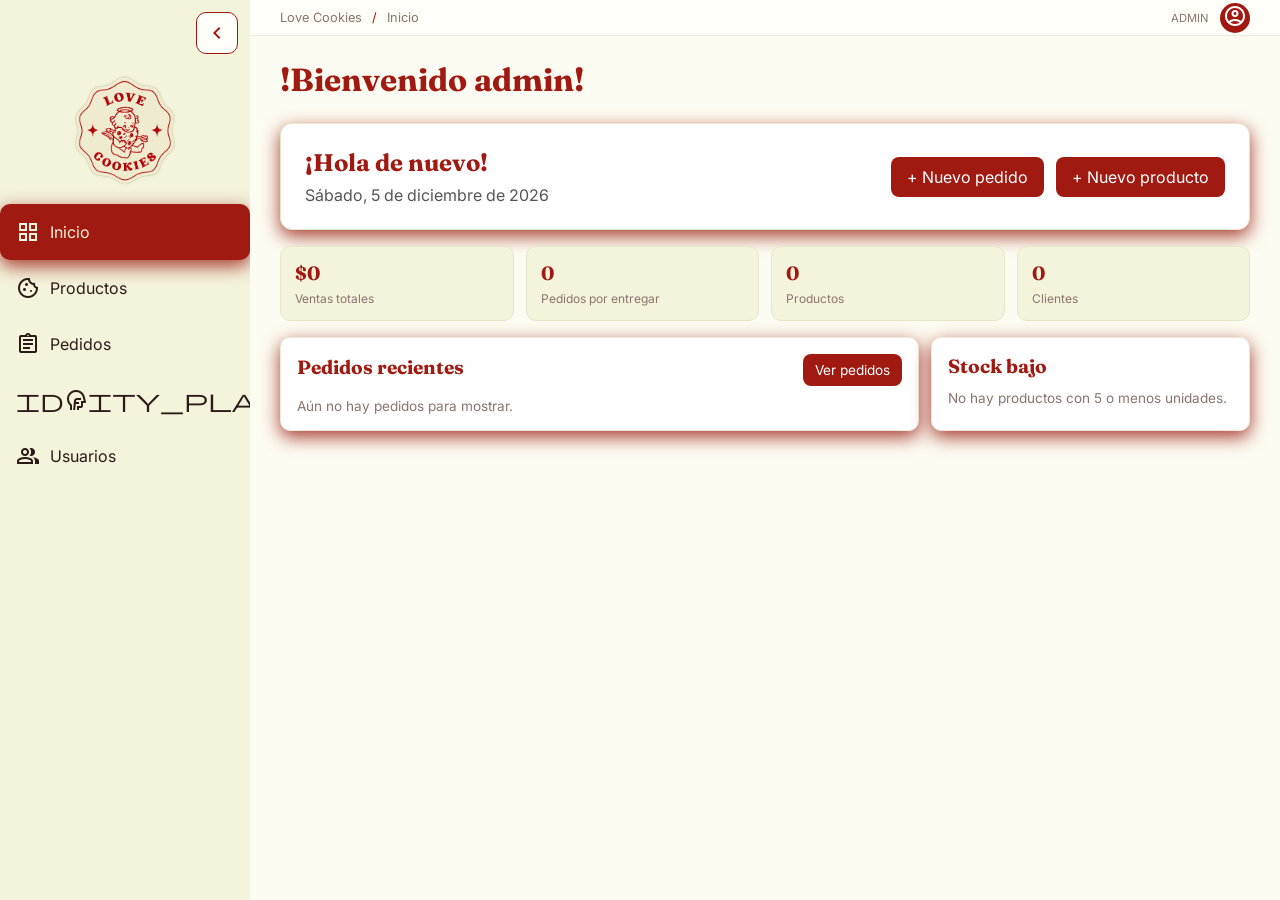
<file: Love_cookies/Admin/inicio.html>
<!DOCTYPE html>
<html lang="es">
<head>
    <meta charset="UTF-8">
    <meta name="viewport" content="width=device-width, initial-scale=1.0">
    <title>Dashboard Admin</title>
    <link rel="stylesheet" href="https://fonts.googleapis.com/css2?family=Material+Symbols+Outlined:opsz,wght,FILL,GRAD@24,400,0,0" />
    <link rel="preconnect" href="https://fonts.googleapis.com">
    <link rel="preconnect" href="https://fonts.gstatic.com" crossorigin>
    <link href="https://fonts.googleapis.com/css2?family=Fraunces:ital,opsz,wght@0,9..144,100..900;1,9..144,100..900&family=Inter:ital,opsz,wght@0,14..32,100..900;1,14..32,100..900&family=Roboto:ital,wght@0,100..900;1,100..900&display=swap" rel="stylesheet">
    <link rel="stylesheet" href="../CSS/baseStyle.css">
    <link rel="stylesheet" href="../CSS/inicioStyle.css">
    <script src="../JS/baseScript.js" defer></script>
    <script src="../JS/inicioScript.js" defer></script>
</head>
<body>

    <div class="dashboard">
        <!-- barra lateral -->
        <aside class="sidebar">
            <div class= "logo">
                <img src="../src/Love_cookies.png" alt="Logo de love cokies">
            </div>
            

            <nav class="menu">
                <ul>
                    <li class="active">
                        <a href="inicio.html">
                            <span class="material-symbols-outlined" aria-hidden="true">grid_view</span>
                            <span>Inicio</span>
                        </a>
                    </li>
                    <li><a href="productos.html">
                        <span class="material-symbols-outlined" aria-hidden="true">cookie</span>
                        <span>Productos</span>
                    </a></li>
                    <li><a href="pedidos.html">
                        <span class="material-symbols-outlined" aria-hidden="true">assignment</span>
                        <span>Pedidos</span>
                    </a></li>
                    <li><a href="clientes.html">
                        <span class="material-symbols-outlined" aria-hidden="true">identity_platform</span>
                        <span>Clientes</span>
                    </a></li>
                    <li><a href="usuarios.html">
                        <span class="material-symbols-outlined" aria-hidden="true">group</span>
                        <span>Usuarios</span>
                    </a></li>
                </ul>
            </nav>
        </aside>
        
        <!-- contenido -->
        <main class="content">
            <div class="topbar">
            <div class="topbar-izq">
                <button class="menu-btn" type="button" aria-label="Abrir menú">☰</button>
                <p class="breadcrumb">Love Cookies <span>/</span> Inicio</p>
            </div>

            <div class="perfil">
                <span id="nombre-perfil"></span>
                <button class="perfil-boton" type="button" aria-label="Perfil del administrador"><span class="material-symbols-outlined" aria-hidden="true">account_circle</span></button>
            </div>
            </div>
            <header class="header">
                <h1>!Bienvenido admin!</h1>
            </header>
            <section class="welcome-card">

                <div class="welcome-text">
                    <h2>¡Hola de nuevo!</h2>
                    <p id="fecha"></p>
                </div>

                <div class="actions">
                    <button id="nuevo-pedido">+ Nuevo pedido</button>
                    <button id="nuevo-producto">+ Nuevo producto</button>
                </div>

            </section>
            <section class="resumen">
                <article class="resumen-card">
                    <h2 id="ventas-totales">$0</h2>
                    <p>Ventas totales</p>
                </article>

                <article class="resumen-card">
                    <h2 id="pedidos-pendientes">0</h2>
                    <p>Pedidos por entregar</p>
                </article>

                <article class="resumen-card">
                    <h2 id="total-productos">0</h2>
                    <p>Productos</p>
                </article>

                <article class="resumen-card">
                    <h2 id="total-clientes">0</h2>
                    <p>Clientes</p>
                </article>
            </section>

            <section class="paneles">
                <article class="panel pedidos">
                    <div class="panel-encabezado">
                        <h2>Pedidos recientes</h2>
                        <a class="boton-ver-pedidos" href="pedidos.html">Ver pedidos</a>
                    </div>
                    <p class="mensaje-vacio">Aún no hay pedidos para mostrar.</p>
                </article>

                <article class="panel stock">
                    <h2>Stock bajo</h2>
                    <p class="mensaje-vacio">Aún no hay productos para mostrar.</p>
                </article>
            </section>
        </main>

    </div>

</body>
</html>
</file>
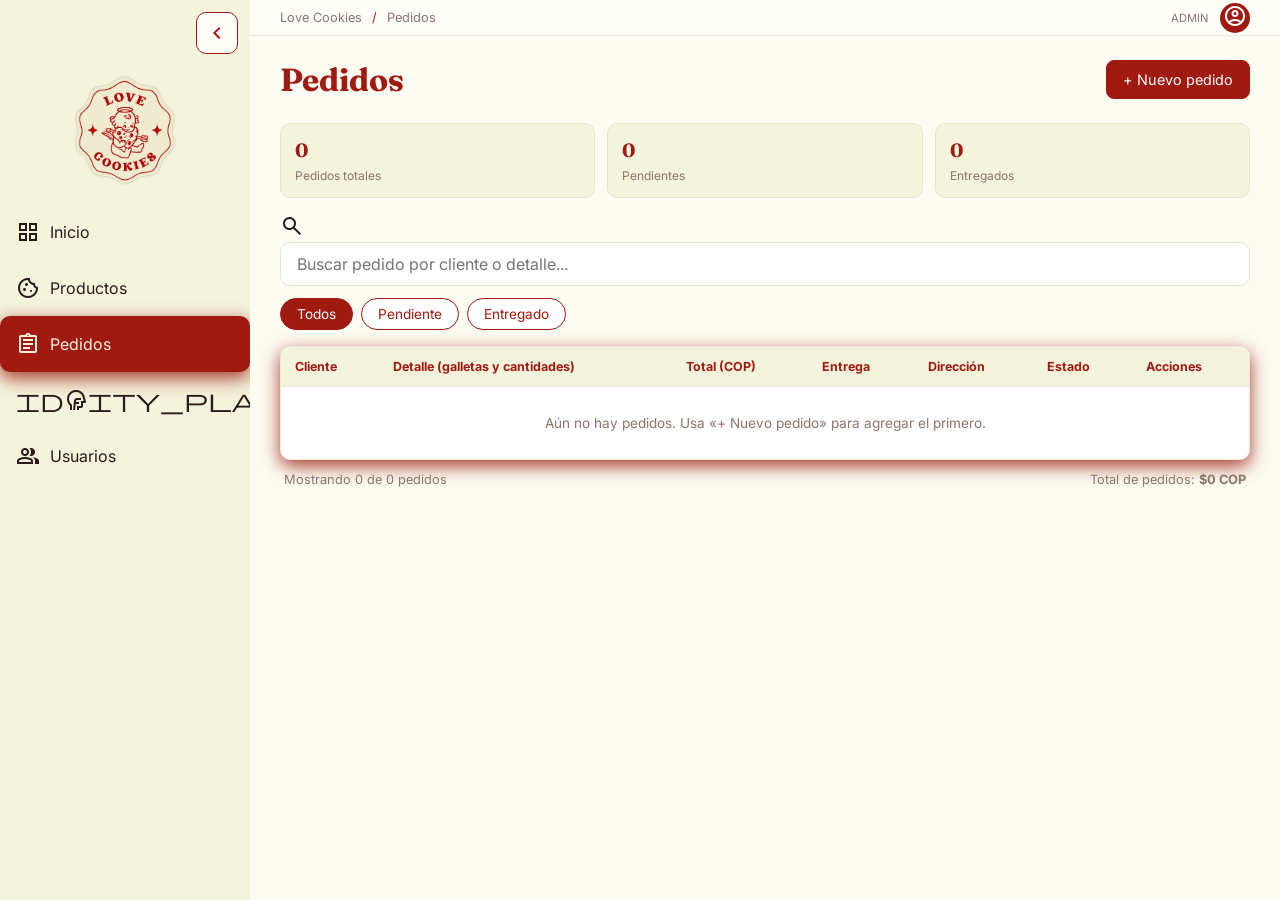
<file: Love_cookies/Admin/pedidos.html>
<!DOCTYPE html>
<html lang="es">

<head>
    <meta charset="UTF-8">
    <meta name="viewport" content="width=device-width, initial-scale=1.0">
    <title>Pedidos</title>
    <link rel="stylesheet"
        href="https://fonts.googleapis.com/css2?family=Material+Symbols+Outlined:opsz,wght,FILL,GRAD@24,400,0,0" />
    <link rel="preconnect" href="https://fonts.googleapis.com">
    <link rel="preconnect" href="https://fonts.gstatic.com" crossorigin>
    <link
        href="https://fonts.googleapis.com/css2?family=Fraunces:ital,opsz,wght@0,9..144,100..900;1,9..144,100..900&family=Inter:ital,opsz,wght@0,14..32,100..900;1,14..32,100..900&family=Roboto:ital,wght@0,100..900;1,100..900&display=swap"
        rel="stylesheet">
    <link rel="stylesheet" href="../CSS/baseStyle.css">
    <link rel="stylesheet" href="../CSS/pedidosStyle.css">
    <script src="../JS/baseScript.js" defer></script>
    <script src="../JS/listadoScript.js" defer></script>
    <script src="../JS/validacionScript.js" defer></script>
    <script src="../JS/pedidosScript.js" defer></script>
    <script src="../JS/configPedido.js" defer></script>
    <script src="../JS/formularioScript.js" defer></script>
</head>

<body>
    <div class="dashboard">
        <!-- barra lateral -->
        <aside class="sidebar">
            <div class="logo">
                <img src="../src/Love_cookies.png" alt="Logo de Love Cookies">
            </div>
            <nav class="menu">
                <ul>
                    <li><a href="inicio.html">
                            <span class="material-symbols-outlined" aria-hidden="true">grid_view</span>
                            <span>Inicio</span>
                        </a></li>
                    <li><a href="productos.html">
                            <span class="material-symbols-outlined" aria-hidden="true">cookie</span>
                            <span>Productos</span>
                        </a></li>
                    <li class="active"><a href="pedidos.html">
                            <span class="material-symbols-outlined" aria-hidden="true">assignment</span>
                            <span>Pedidos</span>
                        </a></li>
                    <li><a href="clientes.html">
                            <span class="material-symbols-outlined" aria-hidden="true">identity_platform</span>
                            <span>Clientes</span>
                        </a></li>
                    <li><a href="usuarios.html">
                            <span class="material-symbols-outlined" aria-hidden="true">group</span>
                            <span>Usuarios</span>
                        </a></li>
                </ul>
            </nav>
        </aside>

        <!-- contenido -->
        <main class="content">
            <div class="topbar">
                <div class="topbar-izq">
                    <button class="menu-btn" type="button" aria-label="Abrir menú">☰</button>
                    <p class="breadcrumb">Love Cookies <span>/</span> Pedidos</p>
                </div>
                <div class="perfil">
                    <span id="nombre-perfil"></span>
                    <button class="perfil-boton" type="button" aria-label="Perfil del administrador"><span
                            class="material-symbols-outlined" aria-hidden="true">account_circle</span></button>
                </div>
            </div>
            <!-- LISTADO -->
            <section id="vista-lista">
                <header class="header encabezado">
                    <div>
                        <h1>Pedidos</h1>
                    </div><button class="boton" type="button" data-nuevo>+ Nuevo pedido</button>
                </header>
                <section class="resumen resumen-3">
                    <article class="resumen-card">
                        <h2>0</h2>
                        <p>Pedidos totales</p>
                    </article>
                    <article class="resumen-card">
                        <h2>0</h2>
                        <p>Pendientes</p>
                    </article>
                    <article class="resumen-card">
                        <h2>0</h2>
                        <p>Entregados</p>
                    </article>
                </section>
                <div class="buscador-caja"><span class="material-symbols-outlined"
                        aria-hidden="true">search</span><input class="buscador" type="search"
                        placeholder="Buscar pedido por cliente o detalle..."
                        aria-label="Buscar pedido por cliente o detalle..."></div>
                <div class="filtros"><button class="filtro seleccionado" type="button"
                        data-filtro="">Todos</button><button class="filtro" type="button"
                        data-filtro="Pendiente">Pendiente</button><button class="filtro" type="button"
                        data-filtro="Entregado">Entregado</button></div>
                <div class="tabla-contenedor">
                    <table class="tabla">
                        <thead>
                            <tr>
                                <th>Cliente</th>
                                <th>Detalle (galletas y cantidades)</th>
                                <th>Total (COP)</th>
                                <th>Entrega</th>
                                <th>Dirección</th>
                                <th>Estado</th>
                                <th>Acciones</th>
                            </tr>
                        </thead>
                        <tbody>
                            <tr class="fila-vacia">
                                <td colspan="7">Aún no hay pedidos. Usa «+ Nuevo pedido» para agregar el primero.</td>
                            </tr>
                        </tbody>
                    </table>
                </div>
                <p class="pie-tabla"><span>Mostrando 0 de 0 pedidos</span><span>Total de pedidos: <b>$0 COP</b></span>
                </p>
                <dialog id="dialogo" class="dialogo">
                    <p>¿Seguro que quieres eliminar este registro? Esta acción no se puede deshacer.</p>
                    <form method="dialog"><button class="boton secundario" value="no">Cancelar</button><button
                            class="boton" value="si">Sí, eliminar</button></form>
                </dialog>
            </section>

            <!-- FORMULARIO (agregar / editar) -->
            <section id="vista-formulario" hidden>
                <header class="header">
                    <h1><span class="modo">Agregar</span> pedido</h1>
                </header>
                <form class="formulario panel" novalidate>
                    <div class="campo"><label>Cliente *</label><select name="cliente" data-col="0" required>
                            <option value="">Seleccionar cliente...</option>

                        </select><small class="error"></small></div>
                    <span class="etiqueta">Detalle de productos y cantidades *</span>
                    <div class="lineas-caja">
                        <div class="linea linea-encabezado"><span>Producto</span><span>Cantidad</span></div>
                        <div id="lineas"></div>
                        <button type="button" class="boton secundario" id="agregar-linea"><span
                                class="material-symbols-outlined" aria-hidden="true">add</span> Agregar
                            producto</button>
                    </div>
                    <div class="cuadricula">
                        <div class="campo"><label>Tipo de entrega *</label>
                            <div class="opciones"><label><input type="radio" name="entrega" value="Domicilio"
                                        data-col="3" checked> Domicilio</label><label><input type="radio" name="entrega"
                                        value="Recoger en tienda" data-col="3"> Recoger en tienda</label></div>
                            <small id="valor-domicilio" class="ayuda">Valor de domicilio: $4.000</small>
                        </div>
                        <div class="campo" id="campo-direccion-entrega"><label for="direccion-entrega">Dirección de entrega *</label>
                            <input id="direccion-entrega" name="direccion" data-col="4" autocomplete="street-address"
                                placeholder="Escribe la dirección para entregar el pedido">
                            <small class="error"></small>
                        </div>
                        <div class="campo"><label>Estado *</label>
                            <div class="opciones"><label><input type="radio" name="estado" value="Pendiente"
                                        data-col="5" checked> Pendiente</label><label><input type="radio" name="estado"
                                        value="Entregado" data-col="5"> Entregado</label></div>
                        </div>
                        <div class="campo"><label>Total (COP) *</label><input id="total" name="total" data-col="2"
                                value="$0" readonly></div>
                        <small class="ayuda">Valor total del pedido en pesos colombianos.<br><span
                                id="ayuda-total">Agrega productos para completar el pedido.</span></small>
                    </div>
                    <template id="plantilla">
                        <div class="linea">
                            <div class="campo"><select name="producto" required>
                                    <option value="">Seleccionar producto...</option>
                                </select><small class="error"></small></div>
                            <div class="campo"><input name="cantidad" value="1" data-entero data-min="1"
                                    inputmode="numeric" aria-label="Cantidad"><small class="error"></small></div><button
                                type="button" class="icono-boton" data-quitar aria-label="Quitar"><span
                                    class="material-symbols-outlined">delete</span></button>
                        </div>
                    </template>
                    <p class="mensaje-exito" role="status"></p>
                    <div class="pie-formulario"><small>* Campos obligatorios</small>
                        <div class="fila"><button class="boton secundario" type="button"
                                data-cancelar>Cancelar</button><button class="boton" type="submit"><span
                                    class="texto-guardar">Guardar pedido</span></button></div>
                    </div>
                </form>
                <button class="volver" type="button" data-cancelar><span class="material-symbols-outlined"
                        aria-hidden="true">arrow_back</span> Volver a Pedidos</button>
            </section>
        </main>
    </div>
</body>

</html>
</file>
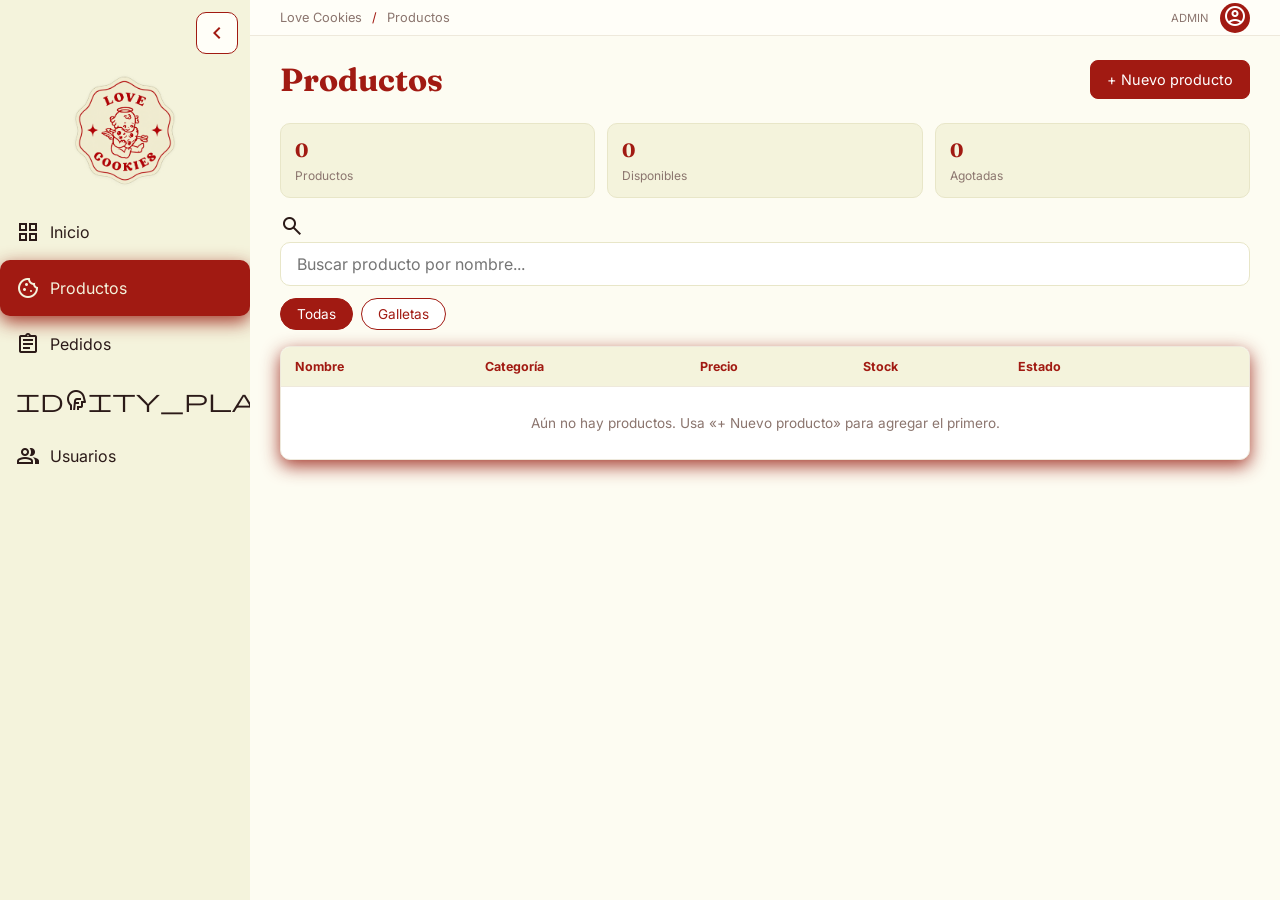
<file: Love_cookies/Admin/productos.html>
<!DOCTYPE html>
<html lang="es">

<head>
    <meta charset="UTF-8">
    <meta name="viewport" content="width=device-width, initial-scale=1.0">
    <title>Productos</title>
    <link rel="stylesheet"
        href="https://fonts.googleapis.com/css2?family=Material+Symbols+Outlined:opsz,wght,FILL,GRAD@24,400,0,0" />
    <link rel="preconnect" href="https://fonts.googleapis.com">
    <link rel="preconnect" href="https://fonts.gstatic.com" crossorigin>
    <link
        href="https://fonts.googleapis.com/css2?family=Fraunces:ital,opsz,wght@0,9..144,100..900;1,9..144,100..900&family=Inter:ital,opsz,wght@0,14..32,100..900;1,14..32,100..900&family=Roboto:ital,wght@0,100..900;1,100..900&display=swap"
        rel="stylesheet">
    <link rel="stylesheet" href="../CSS/baseStyle.css">
    <link rel="stylesheet" href="../CSS/productosStyle.css">
    <script src="../JS/baseScript.js" defer></script>
    <script src="../JS/listadoScript.js" defer></script>
    <script src="../JS/validacionScript.js" defer></script>
    <script src="../JS/configProducto.js" defer></script>
    <script src="../JS/formularioScript.js" defer></script>
</head>

<body>
    <div class="dashboard">
        <!-- barra lateral -->
        <aside class="sidebar">
            <div class="logo">
                <img src="../src/Love_cookies.png" alt="Logo de Love Cookies">
            </div>
            <nav class="menu">
                <ul>
                    <li><a href="inicio.html">
                            <span class="material-symbols-outlined" aria-hidden="true">grid_view</span>
                            <span>Inicio</span>
                        </a></li>
                    <li class="active"><a href="productos.html">
                            <span class="material-symbols-outlined" aria-hidden="true">cookie</span>
                            <span>Productos</span>
                        </a></li>
                    <li><a href="pedidos.html">
                            <span class="material-symbols-outlined" aria-hidden="true">assignment</span>
                            <span>Pedidos</span>
                        </a></li>
                    <li><a href="clientes.html">
                            <span class="material-symbols-outlined" aria-hidden="true">identity_platform</span>
                            <span>Clientes</span>
                        </a></li>
                    <li><a href="usuarios.html">
                            <span class="material-symbols-outlined" aria-hidden="true">group</span>
                            <span>Usuarios</span>
                        </a></li>
                </ul>
            </nav>
        </aside>

        <!-- contenido -->
        <main class="content">
            <div class="topbar">
                <div class="topbar-izq">
                    <button class="menu-btn" type="button" aria-label="Abrir menú">☰</button>
                    <p class="breadcrumb">Love Cookies <span>/</span> Productos</p>
                </div>
                <div class="perfil">
                    <span id="nombre-perfil"></span>
                    <button class="perfil-boton" type="button" aria-label="Perfil del administrador"><span
                            class="material-symbols-outlined" aria-hidden="true">account_circle</span></button>
                </div>
            </div>
            <!-- LISTADO -->
            <section id="vista-lista">
                <header class="header encabezado">
                    <div>
                        <h1>Productos</h1>
                    </div><button class="boton" type="button" data-nuevo>+ Nuevo producto</button>
                </header>
                <section class="resumen resumen-3">
                    <article class="resumen-card">
                        <h2>0</h2>
                        <p>Productos</p>
                    </article>
                    <article class="resumen-card">
                        <h2>0</h2>
                        <p>Disponibles</p>
                    </article>
                    <article class="resumen-card">
                        <h2>0</h2>
                        <p>Agotadas</p>
                    </article>
                </section>
                <div class="buscador-caja"><span class="material-symbols-outlined"
                        aria-hidden="true">search</span><input class="buscador" type="search"
                        placeholder="Buscar producto por nombre..." aria-label="Buscar producto por nombre..."></div>
                <div class="filtros"><button class="filtro seleccionado" type="button"
                        data-filtro="">Todas</button><button class="filtro" type="button"
                        data-filtro="Galletas">Galletas</button></div>
                <div class="tabla-contenedor">
                    <table class="tabla">
                        <thead>
                            <tr>
                                <th>Nombre</th>
                                <th>Categoría</th>
                                <th>Precio</th>
                                <th>Stock</th>
                                <th>Estado</th>
                                <th></th>
                            </tr>
                        </thead>
                        <tbody>
                            <tr class="fila-vacia">
                                <td colspan="6">Aún no hay productos. Usa «+ Nuevo producto» para agregar el primero.
                                </td>
                            </tr>
                        </tbody>
                    </table>
                </div>
                <dialog id="dialogo" class="dialogo">
                    <p>¿Seguro que quieres eliminar este registro? Esta acción no se puede deshacer.</p>
                    <form method="dialog"><button class="boton secundario" value="no">Cancelar</button><button
                            class="boton" value="si">Sí, eliminar</button></form>
                </dialog>
            </section>

            <!-- FORMULARIO (agregar / editar) -->
            <section id="vista-formulario" hidden>
                <header class="header">
                    <h1><span class="modo">Agregar</span> producto</h1>
                </header>
                <form class="formulario panel" novalidate>
                    <label class="subida"><span class="material-symbols-outlined">add_a_photo</span><span
                            class="subida-texto">Toca para subir fotos o arrástralas aquí</span><input type="file"
                            accept="image/*" multiple hidden></label>
                    <div class="miniaturas"></div>
                    <div class="cuadricula">
                        <div class="campo"><label>Nombre *</label><input name="nombre" data-col="0" required><small
                                class="error"></small></div>
                        <div class="campo"><label>Categoría *</label><select name="categoria" data-col="1" required>
                                <option value="">Elegir...</option>
                                <option>Galletas</option>
                            </select><small class="error"></small></div>
                        <div class="campo"><label>Precio (COP) *</label><input name="precio" data-col="2" data-entero
                                data-min="1" inputmode="numeric" required><small class="error"></small></div>
                        <div class="campo"><label>Stock (unidades) *</label><input name="stock" data-col="3" data-entero
                                data-min="0" inputmode="numeric" required><small class="error"></small></div>
                        <div class="campo"><label>Peso</label><input name="peso" placeholder="Ej: 80 g"></div>
                    </div>
                    <div class="campo"><label>Descripción</label><textarea name="descripcion" rows="3"></textarea></div>
                    <p class="mensaje-exito" role="status"></p>
                    <div class="pie-formulario"><small>* Campos obligatorios</small>
                        <div class="fila"><button class="boton secundario" type="button"
                                data-cancelar>Cancelar</button><button class="boton" type="submit"><span
                                    class="texto-guardar">Guardar producto</span></button></div>
                    </div>
                </form>
                <button class="volver" type="button" data-cancelar><span class="material-symbols-outlined"
                        aria-hidden="true">arrow_back</span> Volver a Productos</button>
            </section>
        </main>
    </div>
</body>

</html>
</file>
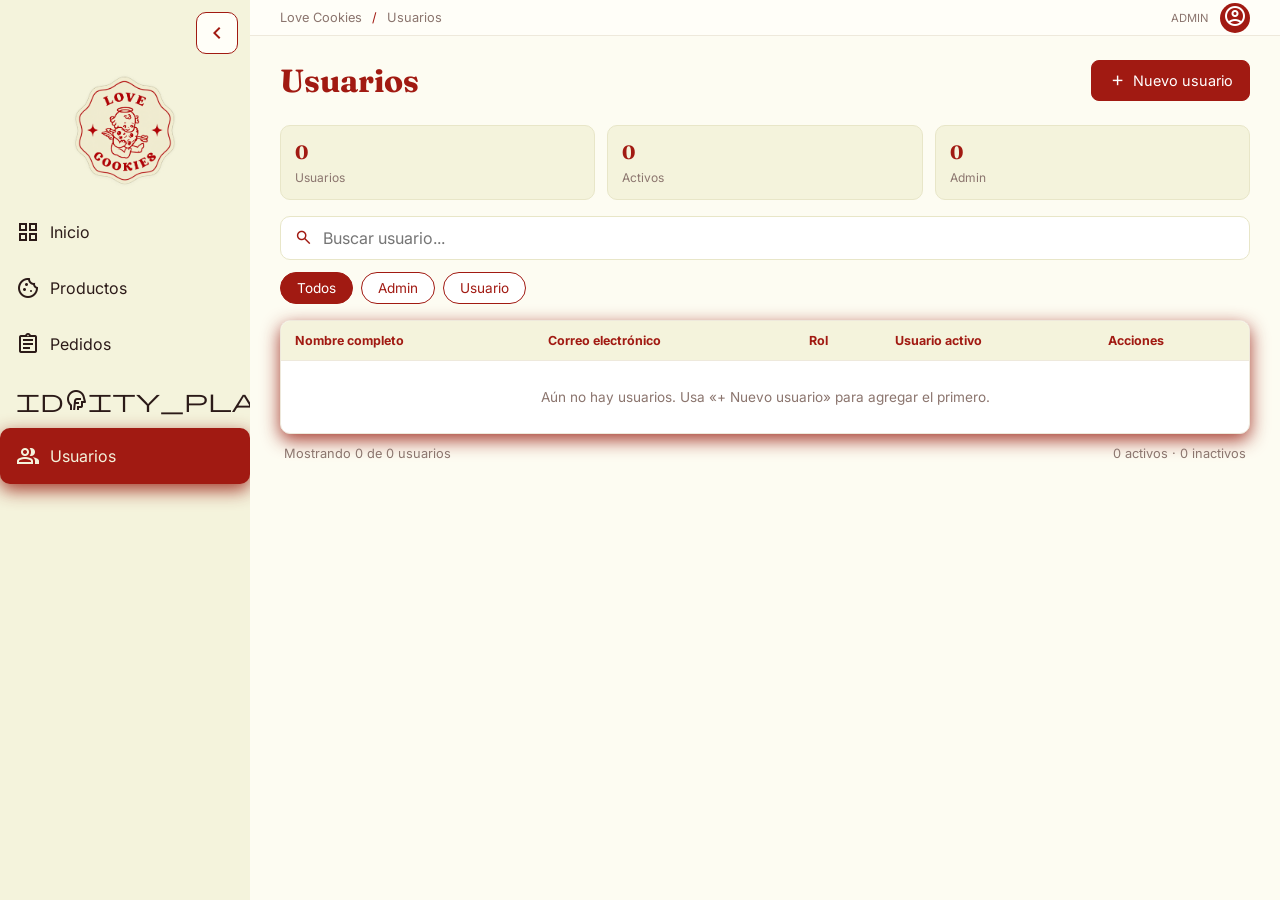
<file: Love_cookies/Admin/usuarios.html>
<!DOCTYPE html>
<html lang="es">
<head>
    <meta charset="UTF-8">
    <meta name="viewport" content="width=device-width, initial-scale=1.0">
    <title>Usuarios</title>
    <link rel="stylesheet" href="https://fonts.googleapis.com/css2?family=Material+Symbols+Outlined:opsz,wght,FILL,GRAD@24,400,0,0" />
    <link rel="preconnect" href="https://fonts.googleapis.com">
    <link rel="preconnect" href="https://fonts.gstatic.com" crossorigin>
    <link href="https://fonts.googleapis.com/css2?family=Fraunces:ital,opsz,wght@0,9..144,100..900;1,9..144,100..900&family=Inter:ital,opsz,wght@0,14..32,100..900;1,14..32,100..900&family=Roboto:ital,wght@0,100..900;1,100..900&display=swap" rel="stylesheet">
    <link rel="stylesheet" href="../CSS/baseStyle.css">
    <link rel="stylesheet" href="../CSS/usuariosStyle.css">
    <script src="../JS/baseScript.js" defer></script>
    <script src="../JS/listadoScript.js" defer></script>
    <script src="../JS/validacionScript.js" defer></script>
    <script src="../JS/configUsuario.js" defer></script>
    <script src="../JS/formularioScript.js" defer></script>
</head>
<body>
    <div class="dashboard">
        <!-- barra lateral -->
        <aside class="sidebar">
            <div class="logo">
                <img src="../src/Love_cookies.png" alt="Logo de Love Cookies">
            </div>
            <nav class="menu">
                <ul>
                    <li><a href="inicio.html">
                        <span class="material-symbols-outlined" aria-hidden="true">grid_view</span>
                        <span>Inicio</span>
                    </a></li>
                    <li><a href="productos.html">
                        <span class="material-symbols-outlined" aria-hidden="true">cookie</span>
                        <span>Productos</span>
                    </a></li>
                    <li><a href="pedidos.html">
                        <span class="material-symbols-outlined" aria-hidden="true">assignment</span>
                        <span>Pedidos</span>
                    </a></li>
                    <li><a href="clientes.html">
                        <span class="material-symbols-outlined" aria-hidden="true">identity_platform</span>
                        <span>Clientes</span>
                    </a></li>
                    <li class="active"><a href="usuarios.html">
                        <span class="material-symbols-outlined" aria-hidden="true">group</span>
                        <span>Usuarios</span>
                    </a></li>
                </ul>
            </nav>
        </aside>

        <!-- contenido -->
        <main class="content">
            <div class="topbar">
                <div class="topbar-izq">
                    <button class="menu-btn" type="button" aria-label="Abrir menú">☰</button>
                    <p class="breadcrumb">Love Cookies <span>/</span> Usuarios</p>
                </div>
                <div class="perfil">
                    <span id="nombre-perfil"></span>
                    <button class="perfil-boton" type="button" aria-label="Perfil del administrador"><span class="material-symbols-outlined" aria-hidden="true">account_circle</span></button>
                </div>
            </div>
            <!-- LISTADO -->
            <section id="vista-lista">
            <header class="header encabezado"><div><h1>Usuarios</h1></div><button class="boton" type="button" data-nuevo><span class="material-symbols-outlined" aria-hidden="true">add</span> Nuevo usuario</button></header>
            <section class="resumen resumen-3">
                <article class="resumen-card"><h2>0</h2><p>Usuarios</p></article>
                <article class="resumen-card"><h2>0</h2><p>Activos</p></article>
                <article class="resumen-card"><h2>0</h2><p>Admin</p></article>
            </section>
            <div class="buscador-caja"><span class="material-symbols-outlined" aria-hidden="true">search</span><input class="buscador" type="search" placeholder="Buscar usuario..." aria-label="Buscar usuario..."></div>
            <div class="filtros"><button class="filtro seleccionado" type="button" data-filtro="">Todos</button><button class="filtro" type="button" data-filtro="Admin">Admin</button><button class="filtro" type="button" data-filtro="Usuario">Usuario</button></div>
            <div class="tabla-contenedor"><table class="tabla"><thead><tr><th>Nombre completo</th><th>Correo electrónico</th><th>Rol</th><th>Usuario activo</th><th>Acciones</th></tr></thead>
<tbody>
<tr class="fila-vacia"><td colspan="5">Aún no hay usuarios. Usa «+ Nuevo usuario» para agregar el primero.</td></tr>
</tbody></table></div>
            <p class="pie-tabla"><span>Mostrando 0 de 0 usuarios</span><span>0 activos · 0 inactivos</span></p>
            <dialog id="dialogo" class="dialogo"><p>¿Seguro que quieres eliminar este registro? Esta acción no se puede deshacer.</p>
                <form method="dialog"><button class="boton secundario" value="no">Cancelar</button><button class="boton" value="si">Sí, eliminar</button></form></dialog>
            </section>

            <!-- FORMULARIO (agregar / editar) -->
            <section id="vista-formulario" hidden>
            <header class="header"><h1><span class="modo">Agregar</span> usuario</h1></header>
            <p class="subtitulo">Completa los datos del usuario y asigna su rol.</p>
            <form class="formulario panel" novalidate>
                <div class="cuadricula">
                    <div class="campo"><label>Nombre completo *</label><input name="nombre" data-col="0" placeholder="Escribe el nombre completo" required><small class="error"></small></div>
                    <div class="campo"><label>Correo electrónico *</label><input name="correo" type="email" data-col="1" placeholder="Escribe el correo electrónico" required><small class="error"></small></div>
                </div>
                <div class="campo"><label>Rol *</label><div class="opciones"><label><input type="radio" name="rol" value="Admin" data-col="2"> Admin</label><label><input type="radio" name="rol" value="Usuario" data-col="2" checked> Usuario</label></div></div>
                <div class="campo"><label>Usuario activo</label><label class="interruptor"><span><b>Activo</b><small>Permite que el usuario acceda al sistema.</small></span><input type="checkbox" name="activo" data-col="3" checked></label></div>
                <small class="ayuda">El rol define los permisos de acceso. Solo puedes asignar Admin o Usuario.</small>
                <p class="mensaje-exito" role="status"></p>
                <div class="pie-formulario"><small>* Campos obligatorios</small><div class="fila"><button class="boton secundario" type="button" data-cancelar>Cancelar</button><button class="boton" type="submit"><span class="texto-guardar">Guardar usuario</span></button></div></div>
            </form>
            <button class="volver" type="button" data-cancelar><span class="material-symbols-outlined" aria-hidden="true">arrow_back</span> Volver a Usuarios</button>
            </section>
        </main>
    </div>
</body>
</html>
</file>
<file: CSS/baseStyle.css>
/* Reset y tipografía */
*{
  margin:0;
  padding:0;
  box-sizing:border-box
}

body{
  font-family:'Inter',sans-serif;
  color:#2b1a18;
}

h1,h2{
  font-family:'Fraunces',serif
}

button,input,select,textarea{
  font:inherit
}

/* ----- Estructura: menú lateral + contenido ----- */
.dashboard{
  display:flex;
  min-height:100vh
}
.sidebar{
  width:250px;
  flex:none;
  background-color:#F4F3DC;
  display:flex;
  flex-direction:column;
  min-height:100vh;
}
.content{
  flex:1;
  min-width:0;
  background-color:#FDFCF2;
  padding:30px
}

/* ----- Logo ----- */
.logo{
  width:100%;
  height:150px;
  display:flex;
  justify-content:center;
  align-items:center
}

.logo img{
  max-width:120px;
  max-height:120px
}

/* ----- Menú lateral (.active marca la página actual) ----- */
.menu ul{
  list-style:none
}

.menu{
  flex:1
}

.menu a{
  display:flex;
  align-items:center;
  gap:10px;
  padding:15px;
  border:1px solid transparent;
  border-radius:10px;
  color:inherit;
  text-decoration:none;
  transition:border-color .2s ease;
}

.menu a:hover{
  border-color:#a11a12;
  color:#a11a12
}

.menu li.active a{
  background-color:#a11a12;
  color:#f4f3dc;
  box-shadow:0 6px 18px rgba(155,34,23,.881);
}

.sidebar-toggle{
  display:flex;
  align-items:center;
  justify-content:center;
  width:42px;
  height:42px;
  margin:12px 12px 0 auto;
  border:1px solid #a11a12;
  border-radius:10px;
  background:#fffef8;
  color:#a11a12;
  cursor:pointer
}

.sidebar-toggle:hover{
  background:#a11a12;
  color:#f4f3dc
}

.menu-movil-toggle{
  display:none
}

.sidebar-toggle .material-symbols-outlined::before{
  content:"chevron_left"
}

html.sidebar-colapsada .sidebar-toggle .material-symbols-outlined::before{
  content:"chevron_right"
}

.sidebar.animacion-activa{
  transition:width .25s ease
}

.sidebar.colapsada,
html.sidebar-colapsada .sidebar{
  width:82px
}

.sidebar.colapsada > .sidebar-toggle,
html.sidebar-colapsada .sidebar > .sidebar-toggle{
  margin-left:auto;
  margin-right:auto
}

.sidebar.colapsada .logo,
html.sidebar-colapsada .sidebar .logo{
  height:100px
}

.sidebar.colapsada .logo img,
html.sidebar-colapsada .sidebar .logo img{
  width:54px;
  height:54px;
  object-fit:contain
}

.sidebar.colapsada .menu a,
html.sidebar-colapsada .sidebar .menu a{
  justify-content:center;
  padding:15px 8px
}

.sidebar.colapsada .menu a span:not(.material-symbols-outlined),
html.sidebar-colapsada .sidebar .menu a span:not(.material-symbols-outlined){
  display:none
}

.sidebar.colapsada .menu a .material-symbols-outlined,
html.sidebar-colapsada .sidebar .menu a .material-symbols-outlined{
  font-size:1.5rem
}

/* ----- Barra superior con ruta (breadcrumb) y perfil ----- */
.topbar{
  display:flex;
  justify-content:space-between;
  align-items:center;
  min-height:36px;
  margin:-30px -30px 24px;
  padding:0 30px;
  background-color:#fffef8;
  border-bottom:1px solid #eee9dc
}

.topbar-izq{
  display:flex;
  align-items:center;
  gap:12px
}

.breadcrumb{
  color:#8b756e;
  font-size:.8rem
}

.breadcrumb span{
  margin:0 6px;
  color:#a11a12
}

.perfil{
  display:flex;
  align-items:center;
  gap:12px;
  color:#8b756e;
  font-size:.7rem;
  text-transform:uppercase
}

.perfil-boton{
  width:30px
  ;height:30px;
  border:0;
  border-radius:50%;
  background-color:#a11a12;
  color:white;
  cursor:pointer
}

/* ----- Título de página ----- */
.header h1{
  color:#a11a12;
  font-size:2rem;
  margin-bottom:24px
}

/* ----- Tarjetas de resumen (contadores) ----- */
.resumen{display:grid;
  grid-template-columns:repeat(4,minmax(0,1fr))
  ;gap:12px;margin:16px 0
}

.resumen-card{
  padding:14px;
  background-color:#f4f3dc;
  border:1px solid #e8e6c8;
  border-radius:10px
}

.resumen-card h2,.panel h2{
  color:#a11a12;
  font-size:1.2rem;
  margin-bottom:6px
}

.resumen-card p{
  color:#8b756e;
  font-size:.75rem
}

/* ----- Panel blanco con sombra roja ----- */
.panel{
  padding:16px;
  background-color:white;
  border:1px solid #eee9dc;
  border-radius:10px;
  box-shadow:0 6px 18px rgba(155,34,23,.881)
}

/* ----- Etiquetas de estado ----- */
.estado{
  padding:5px 8px;
  border-radius:20px;
  font-size:.7rem;
  white-space:nowrap;
  display:inline-block
}

.pendiente{
  background-color:#fff0d5;
  color:#9a5b00
}

.entregado,.disponible,.usuario-activo{
  background-color:#dff3e8;
  color:#267348
}

.cancelado,.agotado,.usuario-inactivo{
  background-color:#fbe4e1;
  color:#a11a12
}

.rol{
  background-color:#f4f3dc;
  color:#87100a
}

/* Utilidad: fila de elementos */
.fila{
  display:flex;
  gap:12px;align-items:center
}

/* ----- Ajustes de contenido para tableta y celular ----- */
@media (max-width:900px){
  .content{padding:20px}
  .topbar{min-height:54px;margin:-20px -20px 20px;padding:0 20px}

  .sidebar{
    position:fixed;
    top:0;
    bottom:0;
    left:0;
    z-index:20;
    width:250px;
    min-height:100vh;
    overflow-y:auto;
    transform:translateX(-100%);
    transition:transform .25s ease;
    box-shadow:0 0 24px rgba(43,26,24,.18)
  }

  .sidebar.colapsada,
  html.sidebar-colapsada .sidebar{
    width:250px
  }

  html.menu-movil-abierto .sidebar{
    transform:translateX(0)
  }

  .sidebar-toggle{
    position:absolute;
    top:12px;
    right:12px;
    margin:0
  }

  .sidebar-toggle .material-symbols-outlined::before{
    content:"close"
  }

  .sidebar.colapsada .logo,
  html.sidebar-colapsada .sidebar .logo{
    height:150px
  }

  .sidebar.colapsada .logo img,
  html.sidebar-colapsada .sidebar .logo img{
    width:auto;
    height:auto;
    max-width:120px;
    max-height:120px
  }

  .sidebar.colapsada .menu a,
  html.sidebar-colapsada .sidebar .menu a{
    justify-content:flex-start;
    padding:15px
  }

  .sidebar.colapsada .menu a span:not(.material-symbols-outlined),
  html.sidebar-colapsada .sidebar .menu a span:not(.material-symbols-outlined){
    display:inline
  }

  .sidebar-backdrop{
    display:none;
    position:fixed;
    inset:0;
    left:250px;
    z-index:19;
    width:calc(100% - 250px);
    height:100%;
    border:0;
    background:rgba(43,26,24,.38)
  }

  html.menu-movil-abierto .sidebar-backdrop{
    display:block
  }

  .topbar-izq{
    gap:8px
  }

  .menu-movil-toggle{
    display:flex;
    align-items:center;
    justify-content:center;
    width:42px;
    height:42px;
    flex:none;
    border:1px solid #a11a12;
    border-radius:10px;
    background:#fffef8;
    color:#a11a12;
    cursor:pointer
  }

  .menu-movil-toggle:hover{
    background:#a11a12;
    color:#f4f3dc
  }

  .menu-movil-toggle .material-symbols-outlined::before{
    content:none
  }
}
@media (max-width:700px){
  .content{padding:14px}
  .topbar{
    min-height:54px;
    margin:-14px -14px 18px;
    padding:0 14px;
    gap:8px
  }
  .menu-movil-toggle{display:flex}
  html.menu-movil-abierto .menu-movil-toggle{visibility:hidden}
  .breadcrumb{font-size:.72rem}
  .perfil{gap:6px;font-size:.62rem}
  .header h1{font-size:1.6rem}
  .resumen{grid-template-columns:repeat(2,minmax(0,1fr))}
}
@media (prefers-reduced-motion:reduce){.sidebar{transition:none}}
</file>
<file: CSS/categoriasStyle.css>
.encabezado {
  display: flex;
  justify-content: space-between;
  align-items: center;
  gap: 12px;
  flex-wrap: wrap;
  margin-bottom: 24px;
}

.encabezado h1 {
  margin-bottom: 0;
}

.encabezado p {
  color: #8b756e;
  font-size: 0.85rem;
}

.resumen {
  grid-template-columns: minmax(0, 260px);
}

.boton {
  display: inline-block;
  padding: 10px 16px;
  border: 1px solid #a11a12;
  border-radius: 8px;
  background-color: #a11a12;
  color: white;
  cursor: pointer;
  text-decoration: none;
  font-size: 0.9rem;
  text-align: center;
}

.boton:hover {
  background-color: #87100a;
}

.boton.secundario {
  background-color: white;
  color: #a11a12;
}

.buscador-caja {
  display: flex;
  align-items: center;
  gap: 10px;
  margin: 16px 0;
  padding: 0 14px;
  border: 1px solid #e8e6c8;
  border-radius: 10px;
  background: white;
  color: #8b756e;
}

.buscador {
  width: 100%;
  padding: 11px 0;
  border: 0;
  outline: 0;
}

.tabla-contenedor {
  overflow-x: auto;
  background: white;
  border: 1px solid #eee9dc;
  border-radius: 10px;
  box-shadow: 0 6px 18px rgba(155, 34, 23, 0.2);
}

.tabla {
  width: 100%;
  border-collapse: collapse;
}

.tabla th {
  background: #f4f3dc;
  color: #a11a12;
  text-align: left;
  font-size: 0.85rem;
  padding: 12px 14px;
}

.tabla td {
  padding: 12px 14px;
  border-top: 1px solid #eee9dc;
  font-size: 0.9rem;
  vertical-align: middle;
}

.fila-vacia td {
  text-align: center;
  color: #8b756e;
  padding: 28px 14px;
}

.acciones {
  white-space: nowrap;
  text-align: right;
}

.icono-boton {
  width: 36px;
  height: 34px;
  margin-left: 6px;
  border: 1px solid #a11a12;
  border-radius: 8px;
  background: #f4f3dc;
  color: #a11a12;
  cursor: pointer;
}

.icono-boton .material-symbols-outlined {
  font-size: 1.1rem;
  vertical-align: middle;
}

.dialogo {
  max-width: 360px;
  margin: auto;
  padding: 24px;
  border: 2px solid #a11a12;
  border-radius: 12px;
}

.dialogo::backdrop {
  background: rgba(43, 26, 24, 0.55);
}

.dialogo p {
  margin-bottom: 18px;
}

.dialogo form {
  display: flex;
  justify-content: flex-end;
  gap: 10px;
}

.formulario {
  display: grid;
  gap: 18px;
  padding: 24px;
}

.campo {
  display: grid;
  gap: 6px;
  align-content: start;
}

.campo > label {
  color: #a11a12;
  font-size: 0.85rem;
  font-weight: 700;
}

.campo input,
.campo textarea {
  width: 100%;
  padding: 11px 14px;
  border: 1px solid #e8e6c8;
  border-radius: 10px;
  background: white;
}

.campo .invalido {
  border-color: #c4251c;
  background: #fff7f6;
}

.error {
  color: #c4251c;
  font-size: 0.78rem;
}

.mensaje-exito {
  color: #267348;
}

.mensaje-lista {
  margin: 10px 0;
  color: #c4251c;
  font-size: 0.85rem;
}

.pie-formulario {
  display: flex;
  justify-content: space-between;
  align-items: center;
  flex-wrap: wrap;
  gap: 12px;
}

.pie-formulario > small {
  color: #8b756e;
}

.fila {
  display: flex;
  align-items: center;
  gap: 12px;
}

.volver {
  margin-top: 18px;
  border: 0;
  background: none;
  color: #a11a12;
  cursor: pointer;
}

@media (max-width: 600px) {
  .pie-formulario {
    align-items: flex-start;
    flex-direction: column;
  }
}
</file>
<file: CSS/clientesStyle.css>
/* =====================================================
   clientesStyle.css · Solo para clientes.html
   Listado, formulario de agregar / editar y contadores de clientes
   (lo común a todas las páginas está en baseStyle.css)
   ===================================================== */

/* ########## LISTADO: encabezado, buscador, filtros, tabla y diálogo ########## */

/* Encabezado: título a la izquierda y botón a la derecha */
.encabezado{
  display:flex;
  justify-content:space-between;
  align-items:center;
  gap:12px;
  flex-wrap:wrap;
  margin-bottom:24px;
}

.encabezado h1{
  margin-bottom:0;
}

.encabezado p{
  color:#8b756e;
  font-size:.85rem;
}

/* Botón principal; .secundario es la versión con borde */
.boton{
  display:inline-flex;
  align-items:center;
  justify-content:center;
  gap:6px;
  padding:10px 16px;
  border:1px solid #a11a12;
  border-radius:8px;
  background-color:#a11a12;
  color:white;
  cursor:pointer;
  text-decoration:none;
  font-size:.9rem;
  text-align:center;
}

.boton .material-symbols-outlined{
  font-size:1.2rem;
}

.boton:hover{
  background-color:#87100a;
  box-shadow:0 6px 18px rgba(214,31,15,.947);
}

.boton.secundario{
  background-color:white;
  color:#a11a12;
}

.boton.secundario:hover{
  background-color:#fbe4e1;
  box-shadow:none;
}

/* Buscador */
.buscador-caja{
  position:relative;
  margin-bottom:12px;
}

.buscador-caja .material-symbols-outlined{
  position:absolute;
  left:14px;
  top:50%;
  transform:translateY(-50%);
  color:#a11a12;
  font-size:1.2rem;
  pointer-events:none;
}

.buscador{
  width:100%;
  padding:11px 16px 11px 42px;
  border:1px solid #e8e6c8;
  border-radius:10px;
  background:white;
}

/* Filtros en forma de píldora; .seleccionado es el filtro activo */
.filtros{
  display:flex;
  gap:8px;
  flex-wrap:wrap;
  margin-bottom:16px;
}

.filtro{
  padding:7px 16px;
  border:1px solid #a11a12;
  border-radius:20px;
  background:white;
  color:#a11a12;
  cursor:pointer;
  font-size:.85rem;
}

.filtro.seleccionado{
  background:#a11a12;
  color:white;
}

/* Tabla: el contenedor hace scroll horizontal en pantallas pequeñas */
.tabla-contenedor{
  overflow-x:auto;
  background:white;
  border:1px solid #eee9dc;
  border-radius:10px;
  box-shadow:0 6px 18px rgba(155,34,23,.881);
}

.tabla{
  width:100%;
  border-collapse:collapse;
  min-width:640px;
}

.tabla th{
  background:#f4f3dc;
  color:#a11a12;
  text-align:left;
  font-size:.78rem;
  padding:12px 14px;
}

.tabla td{
  padding:12px 14px;
  border-top:1px solid #eee9dc;
  font-size:.85rem;
  vertical-align:middle;
}

.acciones{
  white-space:nowrap;
  text-align:right;
}

/* Botones de editar y eliminar (íconos Material Symbols) */
.icono-boton{
  width:36px;
  height:34px;
  margin-left:6px;
  border:1px solid #a11a12;
  border-radius:8px;
  background:#f4f3dc;
  color:#a11a12;
  cursor:pointer;
}

.icono-boton:hover{
  background:#ebe4c2;
}

.icono-boton .material-symbols-outlined{
  font-size:1.1rem;
  vertical-align:middle;
}

/* Pie de tabla con resumen */
.pie-tabla{
  display:flex;
  justify-content:space-between;
  flex-wrap:wrap;
  gap:12px;
  padding:12px 4px;
  color:#8b756e;
  font-size:.8rem;
}

/* Diálogo de confirmación al eliminar */
.dialogo{
  border:2px solid #a11a12;
  border-radius:12px;
  padding:24px;
  max-width:360px;
  margin:auto;
}

.dialogo::backdrop{
  background:rgba(43,26,24,.55);
}

.dialogo p{
  margin-bottom:18px;
}

.dialogo form{
  display:flex;
  justify-content:flex-end;
  gap:10px;
}

/* ########## FORMULARIO: campos, errores, opciones y botones ########## */

/* Tarjeta del formulario (usa el estilo .panel de baseStyle.css) */
.formulario{
  display:grid;
  gap:18px;
  padding:24px;
}

.subtitulo{
  color:#8b756e;
  margin:-14px 0 18px;
  font-size:.9rem;
}

/* Cuadrícula de dos columnas */
.cuadricula{
  display:grid;
  grid-template-columns:1fr 1fr;
  gap:18px;
}

/* Cada campo: etiqueta + control + mensaje de error */
.campo{
  display:grid;
  gap:6px;
  align-content:start;
}

.campo>label,.etiqueta{
  font-weight:700;
  font-size:.85rem;
  color:#a11a12;
}

.campo input:not([type=radio]):not([type=checkbox]),.campo select,.campo textarea{
  width:100%;
  padding:11px 14px;
  border:1px solid #e8e6c8;
  border-radius:10px;
  background:white;
}

.campo input[readonly]{
  background:#fdfcf2;
}

/* Campo con error (la clase .invalido la pone validacionScript.js) */
.campo .invalido{
  border-color:#c4251c;
  background:#fff7f6;
}

.error{
  color:#c4251c;
  font-size:.78rem;
}

.ayuda{
  color:#8b756e;
  font-size:.8rem;
}

/* Opciones tipo radio en forma de caja (entrega, estado, rol) */
.opciones{
  display:grid;
  grid-template-columns:1fr 1fr;
  gap:10px;
}

.opciones label{
  display:flex;
  gap:8px;
  align-items:center;
  padding:11px 14px;
  border:1px solid #e8e6c8;
  border-radius:10px;
  background:white;
  cursor:pointer;
}

.opciones label:has(:checked){
  background:#f4f3dc;
  border-color:#a11a12;
}

input[type=radio],input[type=checkbox]{
  accent-color:#a11a12;
}

/* Mensaje de éxito al guardar; si está vacío no se muestra */
.mensaje-exito{
  color:#267348;
  font-weight:700;
}

.mensaje-exito:empty{
  display:none;
}

/* Pie con campos obligatorios y botones */
.pie-formulario{
  display:flex;
  justify-content:space-between;
  align-items:center;
  flex-wrap:wrap;
  gap:12px;
  border-top:1px solid #e8e6c8;
  padding-top:16px;
  font-size:.8rem;
  color:#8b756e;
}

.volver{
  display:inline-flex;
  align-items:center;
  gap:6px;
  margin-top:14px;
  padding:0;
  border:0;
  background:none;
  color:#a11a12;
  font-weight:700;
  cursor:pointer;
}

.volver .material-symbols-outlined{
  font-size:1.3rem;
}

/* Celular: una columna y botones a todo el ancho */
@media (max-width:600px){
  .cuadricula,.opciones{
    grid-template-columns:1fr;
  }

  .pie-formulario,.pie-formulario .fila{
    width:100%;
  }

  .pie-formulario .boton{
    flex:1;
  }
}

/* ########## PROPIO DE CLIENTES ########## */

/* Contadores del encabezado: 2 columnas */
.resumen.resumen-2{
  grid-template-columns:repeat(2,minmax(0,1fr));
}

/* ----- Formulario de agregar / editar ----- */

/* Datos automáticos del cliente (fecha de registro y pedidos; no se editan) */
.info-auto{
  display:grid;
  grid-template-columns:1fr 1fr;
  gap:10px;
  padding:14px 18px;
  border-radius:10px;
  background:#f4f3dc;
}

.info-auto b,.info-auto span{
  display:block;
}

.info-auto b{
  color:#a11a12;
  font-size:.85rem;
}

/* Celular: una columna */
@media (max-width:600px){
  .info-auto{
    grid-template-columns:1fr;
  }
}

/* Fila que aparece cuando la tabla no tiene datos */
.fila-vacia td{
  text-align:center;
  color:#8b756e;
  padding:28px 14px;
}
</file>
<file: CSS/inicioStyle.css>
/* Tarjeta de bienvenida */
.welcome-card{
   display:flex;
   justify-content:space-between;
   align-items:center;
   gap:20px;
   padding:24px;
   background-color:white;border:1px
   solid #e8e6c8;
   border-radius:12px;box-shadow:0 6px 18px rgba(155,34,23,.881);
}

.welcome-text h2{
   color:#a11a12;
   margin-bottom:8px;
}

.welcome-text p{
   color:#555;
}

/* Botones de acceso rápido */
.actions{
   display:
   flex;gap:12px;
}

.actions button{
   padding:10px 16px;
   border:0;
   border-radius:8px;
   background-color:#a11a12;
   color:white;cursor:pointer;
}

.actions button:hover{
   background-color:#87100a;
   box-shadow:0 6px 18px rgba(214,31,15,.947);
}

/* Paneles: pedidos recientes (ancho) y stock bajo (angosto) */
.paneles{
   display:grid;
   grid-template-columns:2fr 1fr;
   gap:12px;
}

/* Filas dentro de los paneles */
.pedido,.producto-stock{
   display:flex;
   justify-content:space-between;
   align-items:center;
   gap:12px;
   padding:12px 0;
   border-bottom:1px solid #eee9dc;
}

.pedido h3{
   font-size:.85rem;
   margin-bottom:4px;
}
.pedido p{
   color:#8b756e;
   font-size:.75rem;
}

.pedido strong,.producto-stock strong{
   color:#a11a12;
   font-size:.8rem;
   white-space:nowrap;
}

.pedido .estado{
   flex-shrink:0;
}

.panel .mensaje-vacio{
   color:#8b756e;
   font-size:.85rem;
   margin-top:12px;
}

.panel-encabezado{
   display:flex;
   justify-content:space-between;
   align-items:center;
   gap:12px;
}

.boton-ver-pedidos{
   padding:8px 12px;
   border-radius:8px;
   background-color:#a11a12;
   color:white;
   font-size:.85rem;
   text-decoration:none;
   white-space:nowrap;
   transition:background-color .2s ease,box-shadow .2s ease;
}

.boton-ver-pedidos:hover{
   background-color:#87100a;
   box-shadow:0 6px 18px rgba(214,31,15,.947);
}


@media (max-width: 700px) {
  .resumen {
    grid-template-columns: repeat(2, minmax(0, 1fr));
  }

  .paneles {
    grid-template-columns: 1fr;
  }
}
</file>
<file: CSS/pedidosStyle.css>
/* =====================================================
   pedidosStyle.css · Solo para pedidos.html
   Listado, formulario de agregar / editar y contadores de pedidos
   (lo común a todas las páginas está en baseStyle.css)
   ===================================================== */

/* ########## LISTADO: encabezado, buscador, filtros, tabla y diálogo ########## */

/* Encabezado: título a la izquierda y botón a la derecha */
.encabezado{
  display:flex;
  justify-content:space-between;
  align-items:center;
  gap:12px;
  flex-wrap:wrap;
  margin-bottom:24px;
}

.encabezado h1{
  margin-bottom:0;
}

.encabezado p{
  color:#8b756e;
  font-size:.85rem;
}

/* Botón principal; .secundario es la versión con borde */
.boton{
  display:inline-block;
  padding:10px 16px;
  border:1px solid #a11a12;
  border-radius:8px;
  background-color:#a11a12;
  color:white;
  cursor:pointer;
  text-decoration:none;
  font-size:.9rem;
  text-align:center;
}

.boton:hover{
  background-color:#87100a;
  box-shadow:0 6px 18px rgba(214,31,15,.947);
}

.boton.secundario{
  background-color:white;
  color:#a11a12;
}

.boton.secundario:hover{
  background-color:#fbe4e1;
  box-shadow:none;
}

/* Buscador */
.buscador{
  width:100%;
  padding:11px 16px;
  border:1px solid #e8e6c8;
  border-radius:10px;
  background:white;
  margin-bottom:12px;
}

/* Filtros en forma de píldora; .seleccionado es el filtro activo */
.filtros{
  display:flex;
  gap:8px;
  flex-wrap:wrap;
  margin-bottom:16px;
}

.filtro{
  padding:7px 16px;
  border:1px solid #a11a12;
  border-radius:20px;
  background:white;
  color:#a11a12;
  cursor:pointer;
  font-size:.85rem;
}

.filtro.seleccionado{
  background:#a11a12;
  color:white;
}

/* Tabla: el contenedor hace scroll horizontal en pantallas pequeñas */
.tabla-contenedor{
  overflow-x:auto;
  background:white;
  border:1px solid #eee9dc;
  border-radius:10px;
  box-shadow:0 6px 18px rgba(155,34,23,.881);
}

.tabla{
  width:100%;
  border-collapse:collapse;
  min-width:640px;
}

.tabla th{
  background:#f4f3dc;
  color:#a11a12;
  text-align:left;
  font-size:.78rem;
  padding:12px 14px;
}

.tabla td{
  padding:12px 14px;
  border-top:1px solid #eee9dc;
  font-size:.85rem;
  vertical-align:middle;
}

.acciones{
  white-space:nowrap;
  text-align:right;
}

/* Botones de editar y eliminar (íconos Material Symbols) */
.icono-boton{
  width:36px;
  height:34px;
  margin-left:6px;
  border:1px solid #a11a12;
  border-radius:8px;
  background:#f4f3dc;
  color:#a11a12;
  cursor:pointer;
}

.icono-boton:hover{
  background:#ebe4c2;
}

.icono-boton .material-symbols-outlined{
  font-size:1.1rem;
  vertical-align:middle;
}

/* Pie de tabla con resumen */
.pie-tabla{
  display:flex;
  justify-content:space-between;
  flex-wrap:wrap;
  gap:12px;
  padding:12px 4px;
  color:#8b756e;
  font-size:.8rem;
}

/* Diálogo de confirmación al eliminar */
.dialogo{
  border:2px solid #a11a12;
  border-radius:12px;
  padding:24px;
  max-width:360px;
  margin:auto;
}

.dialogo::backdrop{
  background:rgba(43,26,24,.55);
}

.dialogo p{
  margin-bottom:18px;
}

.dialogo form{
  display:flex;
  justify-content:flex-end;
  gap:10px;
}

/* ########## FORMULARIO: campos, errores, opciones y botones ########## */

/* Tarjeta del formulario (usa el estilo .panel de baseStyle.css) */
.formulario{
  display:grid;
  gap:18px;
  padding:24px;
}

.subtitulo{
  color:#8b756e;
  margin:-14px 0 18px;
  font-size:.9rem;
}

/* Cuadrícula de dos columnas */
.cuadricula{
  display:grid;
  grid-template-columns:1fr 1fr;
  gap:18px;
}

/* Cada campo: etiqueta + control + mensaje de error */
.campo{
  display:grid;
  gap:6px;
  align-content:start;
}

#campo-direccion-entrega[hidden]{
  display:none;
}

.campo>label,.etiqueta{
  font-weight:700;
  font-size:.85rem;
  color:#a11a12;
}

.campo input:not([type=radio]):not([type=checkbox]),.campo select,.campo textarea{
  width:100%;
  padding:11px 14px;
  border:1px solid #e8e6c8;
  border-radius:10px;
  background:white;
}

.campo input[readonly]{
  background:#fdfcf2;
}

/* Campo con error (la clase .invalido la pone validacionScript.js) */
.campo .invalido{
  border-color:#c4251c;
  background:#fff7f6;
}

.error{
  color:#c4251c;
  font-size:.78rem;
}

.ayuda{
  color:#8b756e;
  font-size:.8rem;
}

/* Opciones tipo radio en forma de caja (entrega, estado, rol) */
.opciones{
  display:grid;
  grid-template-columns:1fr 1fr;
  gap:10px;
}

.opciones label{
  display:flex;
  gap:8px;
  align-items:center;
  padding:11px 14px;
  border:1px solid #e8e6c8;
  border-radius:10px;
  background:white;
  cursor:pointer;
}

.opciones label:has(:checked){
  background:#f4f3dc;
  border-color:#a11a12;
}

input[type=radio],input[type=checkbox]{
  accent-color:#a11a12;
}

/* Mensaje de éxito al guardar; si está vacío no se muestra */
.mensaje-exito{
  color:#267348;
  font-weight:700;
}

.mensaje-exito:empty{
  display:none;
}

/* Pie con campos obligatorios y botones */
.pie-formulario{
  display:flex;
  justify-content:space-between;
  align-items:center;
  flex-wrap:wrap;
  gap:12px;
  border-top:1px solid #e8e6c8;
  padding-top:16px;
  font-size:.8rem;
  color:#8b756e;
}

.volver{
  display:inline-block;
  margin-top:14px;
  padding:0;
  border:0;
  background:none;
  color:#a11a12;
  font-weight:700;
  cursor:pointer;
}

/* Celular: una columna y botones a todo el ancho */
@media (max-width:600px){
  .cuadricula,.opciones{
    grid-template-columns:1fr;
  }

  .pie-formulario,.pie-formulario .fila{
    width:100%;
  }

  .pie-formulario .boton{
    flex:1;
  }
}

/* ########## PROPIO DE PEDIDOS ########## */

/* Contadores del encabezado: 3 columnas */
.resumen.resumen-3{
  grid-template-columns:repeat(3,minmax(0,1fr));
}

/* Celular: 2 columnas */
@media (max-width:700px){
  .resumen.resumen-3{
    grid-template-columns:repeat(2,minmax(0,1fr));
  }
}

/* ----- Formulario de agregar / editar ----- */

/* Caja crema que agrupa las líneas del pedido */
.lineas-caja{
  display:grid;
  gap:10px;
  padding:16px;
  border-radius:10px;
  background:#f4f3dc;
}

/* Cada línea: producto | precio unitario | cantidad | botón quitar */
.linea{
  display:grid;
  grid-template-columns:minmax(0,1fr) 130px 110px 40px;
  gap:10px;
  align-items:start;
  margin-bottom:8px;
}

.linea-encabezado{
  margin:0;
  font-size:.8rem;
  color:#8b756e;
}

.precio-unitario{
  min-height:42px;
  display:flex;
  align-items:center;
  color:#2b1a18;
  font-size:.9rem;
  white-space:nowrap;
}

.linea .icono-boton{
  margin:0;
  height:42px;
  width:40px;
}

/* Celular: campos compactos para mantener la fila dentro de la pantalla */
@media (max-width:600px){
  .linea{
    grid-template-columns:minmax(0,1fr) 100px 68px 40px;
    gap:6px;
  }

  .linea-encabezado{
    font-size:.7rem;
  }

  .precio-unitario{
    font-size:.75rem;
  }
}

/* Fila que aparece cuando la tabla no tiene datos */
.fila-vacia td{
  text-align:center;
  color:#8b756e;
  padding:28px 14px;
}
</file>
<file: CSS/productosStyle.css>
/* =====================================================
   productosStyle.css · Solo para productos.html
   Listado, formulario de agregar / editar y contadores de productos
   (lo común a todas las páginas está en baseStyle.css)
   ===================================================== */

/* ########## LISTADO: encabezado, buscador, filtros, tabla y diálogo ########## */

/* Encabezado: título a la izquierda y botón a la derecha */
.encabezado {
  display: flex;
  justify-content: space-between;
  align-items: center;
  gap: 12px;
  flex-wrap: wrap;
  margin-bottom: 24px;
}

.encabezado h1 {
  margin-bottom: 0;
}

.encabezado p {
  color: #8b756e;
  font-size: 0.85rem;
}

/* Botón principal; .secundario es la versión con borde */
.boton {
  display: inline-block;
  padding: 10px 16px;
  border: 1px solid #a11a12;
  border-radius: 8px;
  background-color: #a11a12;
  color: white;
  cursor: pointer;
  text-decoration: none;
  font-size: 0.9rem;
  text-align: center;
}

.boton:hover {
  background-color: #87100a;
  box-shadow: 0 6px 18px rgba(214, 31, 15, 0.947);
}

.boton.secundario {
  background-color: white;
  color: #a11a12;
}

.boton.secundario:hover {
  background-color: #fbe4e1;
  box-shadow: none;
}

/* Buscador */
.buscador {
  width: 100%;
  padding: 11px 16px;
  border: 1px solid #e8e6c8;
  border-radius: 10px;
  background: white;
  margin-bottom: 12px;
}

/* Filtros en forma de píldora; .seleccionado es el filtro activo */
.filtros {
  display: flex;
  gap: 8px;
  flex-wrap: wrap;
  margin-bottom: 16px;
}

.filtro {
  padding: 7px 16px;
  border: 1px solid #a11a12;
  border-radius: 20px;
  background: white;
  color: #a11a12;
  cursor: pointer;
  font-size: 0.85rem;
}

.filtro.seleccionado {
  background: #a11a12;
  color: white;
}

/* Tabla: el contenedor hace scroll horizontal en pantallas pequeñas */
.tabla-contenedor {
  overflow-x: auto;
  background: white;
  border: 1px solid #eee9dc;
  border-radius: 10px;
  box-shadow: 0 6px 18px rgba(155, 34, 23, 0.881);
}

.tabla {
  width: 100%;
  border-collapse: collapse;
  min-width: 640px;
}

.tabla th {
  background: #f4f3dc;
  color: #a11a12;
  text-align: left;
  font-size: 0.78rem;
  padding: 12px 14px;
}

.tabla td {
  padding: 12px 14px;
  border-top: 1px solid #eee9dc;
  font-size: 0.85rem;
  vertical-align: middle;
}
/* Fila que aparece cuando la tabla no tiene datos */
.fila-vacia td {
  text-align: center;
  color: #8b756e;
  padding: 28px 14px;
}

/* Etiqueta ovalada del estado */
.estado {
  display: inline-block;
  padding: 4px 12px;
  border-radius: 20px;
  font-size: 0.78rem;
  font-weight: 700;
}

.estado.disponible {
  background: #dff3e6;
  color: #267348;
}

.estado.agotada {
  background: #fde3e1;
  color: #c4251c;
}

.acciones {
  white-space: nowrap;
  text-align: right;
}

/* Botones de editar y eliminar (íconos Material Symbols) */
.icono-boton {
  width: 36px;
  height: 34px;
  margin-left: 6px;
  border: 1px solid #a11a12;
  border-radius: 8px;
  background: #f4f3dc;
  color: #a11a12;
  cursor: pointer;
}

.icono-boton:hover {
  background: #ebe4c2;
}

.icono-boton .material-symbols-outlined {
  font-size: 1.1rem;
  vertical-align: middle;
}

/* Pie de tabla con resumen */
.pie-tabla {
  display: flex;
  justify-content: space-between;
  flex-wrap: wrap;
  gap: 12px;
  padding: 12px 4px;
  color: #8b756e;
  font-size: 0.8rem;
}

/* Diálogo de confirmación al eliminar */
.dialogo {
  border: 2px solid #a11a12;
  border-radius: 12px;
  padding: 24px;
  max-width: 360px;
  margin: auto;
}

.dialogo::backdrop {
  background: rgba(43, 26, 24, 0.55);
}

.dialogo p {
  margin-bottom: 18px;
}

.dialogo form {
  display: flex;
  justify-content: flex-end;
  gap: 10px;
}

/* ########## FORMULARIO: campos, errores, opciones y botones ########## */

/* Tarjeta del formulario (usa el estilo .panel de baseStyle.css) */
.formulario {
  display: grid;
  gap: 18px;
  padding: 24px;
}

.subtitulo {
  color: #8b756e;
  margin: -14px 0 18px;
  font-size: 0.9rem;
}

/* Cuadrícula de dos columnas */
.cuadricula {
  display: grid;
  grid-template-columns: 1fr 1fr;
  gap: 18px;
}

/* Cada campo: etiqueta + control + mensaje de error */
.campo {
  display: grid;
  gap: 6px;
  align-content: start;
}

.campo > label,
.etiqueta {
  font-weight: 700;
  font-size: 0.85rem;
  color: #a11a12;
}

.campo input:not([type="radio"]):not([type="checkbox"]),
.campo select,
.campo textarea {
  width: 100%;
  padding: 11px 14px;
  border: 1px solid #e8e6c8;
  border-radius: 10px;
  background: white;
}

.campo input[readonly] {
  background: #fdfcf2;
}

/* Campo con error (la clase .invalido la pone validacionScript.js) */
.campo .invalido {
  border-color: #c4251c;
  background: #fff7f6;
}

.error {
  color: #c4251c;
  font-size: 0.78rem;
}

.ayuda {
  color: #8b756e;
  font-size: 0.8rem;
}

/* Opciones tipo radio en forma de caja (entrega, estado, rol) */
.opciones {
  display: grid;
  grid-template-columns: 1fr 1fr;
  gap: 10px;
}

.opciones label {
  display: flex;
  gap: 8px;
  align-items: center;
  padding: 11px 14px;
  border: 1px solid #e8e6c8;
  border-radius: 10px;
  background: white;
  cursor: pointer;
}

.opciones label:has(:checked) {
  background: #f4f3dc;
  border-color: #a11a12;
}

input[type="radio"],
input[type="checkbox"] {
  accent-color: #a11a12;
}

/* Mensaje de éxito al guardar; si está vacío no se muestra */
.mensaje-exito {
  color: #267348;
  font-weight: 700;
}

.mensaje-exito:empty {
  display: none;
}

/* Pie con campos obligatorios y botones */
.pie-formulario {
  display: flex;
  justify-content: space-between;
  align-items: center;
  flex-wrap: wrap;
  gap: 12px;
  border-top: 1px solid #e8e6c8;
  padding-top: 16px;
  font-size: 0.8rem;
  color: #8b756e;
}

.volver {
  display: inline-block;
  margin-top: 14px;
  padding: 0;
  border: 0;
  background: none;
  color: #a11a12;
  font-weight: 700;
  cursor: pointer;
}

/* Celular: una columna y botones a todo el ancho */
@media (max-width: 600px) {
  .cuadricula,
  .opciones {
    grid-template-columns: 1fr;
  }

  .pie-formulario,
  .pie-formulario .fila {
    width: 100%;
  }

  .pie-formulario .boton {
    flex: 1;
  }
}

/* ########## PROPIO DE PRODUCTOS ########## */

/* Contadores del encabezado: 3 columnas */
.resumen.resumen-3 {
  grid-template-columns: repeat(3, minmax(0, 1fr));
}

/* Celular: 2 columnas */
@media (max-width: 700px) {
  .resumen.resumen-3 {
    grid-template-columns: repeat(2, minmax(0, 1fr));
  }
}

/* ----- Formulario de agregar / editar ----- */

/* Recuadro punteado para subir o arrastrar fotos */
.subida {
  display: grid;
  justify-items: center;
  gap: 6px;
  padding: 26px;
  border: 1.5px dashed #d8d3a8;
  border-radius: 12px;
  background: #f4f3dc;
  color: #a11a12;
  text-align: center;
  cursor: pointer;
}

.subida .material-symbols-outlined {
  font-size: 2rem;
}

.subida span:last-of-type {
  font-size: 0.8rem;
  font-weight: 700;
}

.subida.arrastrando {
  border-color: #a11a12;
  background: #fbe4e1;
}

.miniaturas {
  display: flex;
  flex-wrap: wrap;
  gap: 12px;
}

.miniaturas:empty {
  display: none;
}

.miniatura {
  position: relative;
  width: 100px;
  height: 100px;
}

.miniatura img {
  width: 100%;
  height: 100%;
  border: 1px solid #e8e6c8;
  border-radius: 10px;
  object-fit: cover;
}

.miniatura-quitar {
  position: absolute;
  top: 4px;
  right: 4px;
  display: grid;
  place-items: center;
  width: 24px;
  height: 24px;
  padding: 0;
  border: 0;
  border-radius: 50%;
  background: #a11a12;
  color: white;
  font-size: 1.1rem;
  line-height: 1;
  cursor: pointer;
}

.miniatura-quitar:hover {
  background: #87100a;
}

/* Fila que aparece cuando la tabla no tiene datos */
.fila-vacia td {
  text-align: center;
  color: #8b756e;
  padding: 28px 14px;
}
</file>
<file: CSS/usuariosStyle.css>
/* =====================================================
   usuariosStyle.css · Solo para usuarios.html
   Listado, formulario de agregar / editar y contadores de usuarios
   (lo común a todas las páginas está en baseStyle.css)
   ===================================================== */

/* ########## LISTADO: encabezado, buscador, filtros, tabla y diálogo ########## */

/* Encabezado: título a la izquierda y botón a la derecha */
.encabezado{
  display:flex;
  justify-content:space-between;
  align-items:center;
  gap:12px;
  flex-wrap:wrap;
  margin-bottom:24px;
}

.encabezado h1{
  margin-bottom:0;
}

.encabezado p{
  color:#8b756e;
  font-size:.85rem;
}

/* Botón principal; .secundario es la versión con borde */
.boton{
  display:inline-flex;
  align-items:center;
  justify-content:center;
  gap:6px;
  padding:10px 16px;
  border:1px solid #a11a12;
  border-radius:8px;
  background-color:#a11a12;
  color:white;
  cursor:pointer;
  text-decoration:none;
  font-size:.9rem;
  text-align:center;
}

.boton .material-symbols-outlined{
  font-size:1.2rem;
}

.boton:hover{
  background-color:#87100a;
  box-shadow:0 6px 18px rgba(214,31,15,.947);
}

.boton.secundario{
  background-color:white;
  color:#a11a12;
}

.boton.secundario:hover{
  background-color:#fbe4e1;
  box-shadow:none;
}

/* Buscador */
.buscador-caja{
  position:relative;
  margin-bottom:12px;
}

.buscador-caja .material-symbols-outlined{
  position:absolute;
  left:14px;
  top:50%;
  transform:translateY(-50%);
  color:#a11a12;
  font-size:1.2rem;
  pointer-events:none;
}

.buscador{
  width:100%;
  padding:11px 16px 11px 42px;
  border:1px solid #e8e6c8;
  border-radius:10px;
  background:white;
}

/* Filtros en forma de píldora; .seleccionado es el filtro activo */
.filtros{
  display:flex;
  gap:8px;
  flex-wrap:wrap;
  margin-bottom:16px;
}

.filtro{
  padding:7px 16px;
  border:1px solid #a11a12;
  border-radius:20px;
  background:white;
  color:#a11a12;
  cursor:pointer;
  font-size:.85rem;
}

.filtro.seleccionado{
  background:#a11a12;
  color:white;
}

/* Tabla: el contenedor hace scroll horizontal en pantallas pequeñas */
.tabla-contenedor{
  overflow-x:auto;
  background:white;
  border:1px solid #eee9dc;
  border-radius:10px;
  box-shadow:0 6px 18px rgba(155,34,23,.881);
}

.tabla{
  width:100%;
  border-collapse:collapse;
  min-width:640px;
}

.tabla th{
  background:#f4f3dc;
  color:#a11a12;
  text-align:left;
  font-size:.78rem;
  padding:12px 14px;
}

.tabla td{
  padding:12px 14px;
  border-top:1px solid #eee9dc;
  font-size:.85rem;
  vertical-align:middle;
}

.acciones{
  white-space:nowrap;
  text-align:right;
}

/* Botones de editar y eliminar (íconos Material Symbols) */
.icono-boton{
  width:36px;
  height:34px;
  margin-left:6px;
  border:1px solid #a11a12;
  border-radius:8px;
  background:#f4f3dc;
  color:#a11a12;
  cursor:pointer;
}

.icono-boton:hover{
  background:#ebe4c2;
}

.icono-boton .material-symbols-outlined{
  font-size:1.1rem;
  vertical-align:middle;
}

/* Pie de tabla con resumen */
.pie-tabla{
  display:flex;
  justify-content:space-between;
  flex-wrap:wrap;
  gap:12px;
  padding:12px 4px;
  color:#8b756e;
  font-size:.8rem;
}

/* Diálogo de confirmación al eliminar */
.dialogo{
  border:2px solid #a11a12;
  border-radius:12px;
  padding:24px;
  max-width:360px;
  margin:auto;
}

.dialogo::backdrop{
  background:rgba(43,26,24,.55);
}

.dialogo p{
  margin-bottom:18px;
}

.dialogo form{
  display:flex;
  justify-content:flex-end;
  gap:10px;
}

/* ########## FORMULARIO: campos, errores, opciones y botones ########## */

/* Tarjeta del formulario (usa el estilo .panel de baseStyle.css) */
.formulario{
  display:grid;
  gap:18px;
  padding:24px;
}

.subtitulo{
  color:#8b756e;
  margin:-14px 0 18px;
  font-size:.9rem;
}

/* Cuadrícula de dos columnas */
.cuadricula{
  display:grid;
  grid-template-columns:1fr 1fr;
  gap:18px;
}

/* Cada campo: etiqueta + control + mensaje de error */
.campo{
  display:grid;
  gap:6px;
  align-content:start;
}

.campo>label,.etiqueta{
  font-weight:700;
  font-size:.85rem;
  color:#a11a12;
}

.campo input:not([type=radio]):not([type=checkbox]),.campo select,.campo textarea{
  width:100%;
  padding:11px 14px;
  border:1px solid #e8e6c8;
  border-radius:10px;
  background:white;
}

.campo input[readonly]{
  background:#fdfcf2;
}

/* Campo con error (la clase .invalido la pone validacionScript.js) */
.campo .invalido{
  border-color:#c4251c;
  background:#fff7f6;
}

.error{
  color:#c4251c;
  font-size:.78rem;
}

.ayuda{
  color:#8b756e;
  font-size:.8rem;
}

/* Opciones tipo radio en forma de caja (entrega, estado, rol) */
.opciones{
  display:grid;
  grid-template-columns:1fr 1fr;
  gap:10px;
}

.opciones label{
  display:flex;
  gap:8px;
  align-items:center;
  padding:11px 14px;
  border:1px solid #e8e6c8;
  border-radius:10px;
  background:white;
  cursor:pointer;
}

.opciones label:has(:checked){
  background:#f4f3dc;
  border-color:#a11a12;
}

input[type=radio],input[type=checkbox]{
  accent-color:#a11a12;
}

/* Mensaje de éxito al guardar; si está vacío no se muestra */
.mensaje-exito{
  color:#267348;
  font-weight:700;
}

.mensaje-exito:empty{
  display:none;
}

/* Pie con campos obligatorios y botones */
.pie-formulario{
  display:flex;
  justify-content:space-between;
  align-items:center;
  flex-wrap:wrap;
  gap:12px;
  border-top:1px solid #e8e6c8;
  padding-top:16px;
  font-size:.8rem;
  color:#8b756e;
}

.volver{
  display:inline-flex;
  align-items:center;
  gap:6px;
  margin-top:14px;
  padding:0;
  border:0;
  background:none;
  color:#a11a12;
  font-weight:700;
  cursor:pointer;
}

.volver .material-symbols-outlined{
  font-size:1.3rem;
}

/* Celular: una columna y botones a todo el ancho */
@media (max-width:600px){
  .cuadricula,.opciones{
    grid-template-columns:1fr;
  }

  .pie-formulario,.pie-formulario .fila{
    width:100%;
  }

  .pie-formulario .boton{
    flex:1;
  }
}

/* ########## PROPIO DE USUARIOS ########## */

/* Contadores del encabezado: 3 columnas */
.resumen.resumen-3{
  grid-template-columns:repeat(3,minmax(0,1fr));
}

/* Celular: 2 columnas */
@media (max-width:700px){
  .resumen.resumen-3{
    grid-template-columns:repeat(2,minmax(0,1fr));
  }
}

/* ----- Formulario de agregar / editar ----- */

/* Fila con texto y casilla para activar / desactivar al usuario */
.interruptor{
  display:flex;
  justify-content:space-between;
  align-items:center;
  gap:10px;
  padding:14px 18px;
  border-radius:10px;
  background:#f4f3dc;
  cursor:pointer;
}

.interruptor small{
  display:block;
  color:#8b756e;
}

.interruptor input{
  width:42px;
  height:22px;
}

/* Fila que aparece cuando la tabla no tiene datos */
.fila-vacia td{
  text-align:center;
  color:#8b756e;
  padding:28px 14px;
}
</file>
<file: Love_cookies/CSS/baseStyle.css>
/* Reset y tipografía */
*{
  margin:0;
  padding:0;
  box-sizing:border-box
}

body{
  font-family:'Inter',sans-serif;
  color:#2b1a18;
}

h1,h2{
  font-family:'Fraunces',serif
}

button,input,select,textarea{
  font:inherit
}

/* ----- Estructura: menú lateral + contenido ----- */
.dashboard{
  display:flex;
  min-height:100vh
}
.sidebar{
  width:250px;
  flex:none;
  background-color:#F4F3DC;
  display:flex;
  flex-direction:column;
  min-height:100vh;
}
.content{
  flex:1;
  min-width:0;
  background-color:#FDFCF2;
  padding:30px
}

/* ----- Logo ----- */
.logo{
  width:100%;
  height:150px;
  display:flex;
  justify-content:center;
  align-items:center
}

.logo img{
  max-width:120px;
  max-height:120px
}

/* ----- Menú lateral (.active marca la página actual) ----- */
.menu ul{
  list-style:none
}

.menu{
  flex:1
}

.menu a{
  display:flex;
  align-items:center;
  gap:10px;
  padding:15px;
  border:1px solid transparent;
  border-radius:10px;
  color:inherit;
  text-decoration:none;
  transition:border-color .2s ease;
}

.menu a:hover{
  border-color:#a11a12;
  color:#a11a12
}

.menu li.active a{
  background-color:#a11a12;
  color:#f4f3dc;
  box-shadow:0 6px 18px rgba(155,34,23,.881);
}

.sidebar-toggle{
  display:flex;
  align-items:center;
  justify-content:center;
  width:42px;
  height:42px;
  margin:12px 12px 0 auto;
  border:1px solid #a11a12;
  border-radius:10px;
  background:#fffef8;
  color:#a11a12;
  cursor:pointer
}

.sidebar-toggle:hover{
  background:#a11a12;
  color:#f4f3dc
}

/* ----- Barra superior con ruta (breadcrumb) y perfil ----- */
.topbar{
  display:flex;
  justify-content:space-between;
  align-items:center;
  min-height:36px;
  margin:-30px -30px 24px;
  padding:0 30px;
  background-color:#fffef8;
  border-bottom:1px solid #eee9dc
}

.topbar-izq{
  display:flex;
  align-items:center;
  gap:12px
}

.breadcrumb{
  color:#8b756e;
  font-size:.8rem
}

.breadcrumb span{
  margin:0 6px;
  color:#a11a12
}

.perfil{
  display:flex;
  align-items:center;
  gap:12px;
  color:#8b756e;
  font-size:.7rem;
  text-transform:uppercase
}

.perfil-boton{
  width:30px
  ;height:30px;
  border:0;
  border-radius:50%;
  background-color:#a11a12;
  color:white;
  cursor:pointer
}

/* Botón de menú (hamburguesa): solo se ve en tableta y celular */
.menu-btn{
  display:none;
  align-items:center;
  justify-content:center;
  width:34px;
  height:34px;
  border:1px solid #a11a12;
  border-radius:8px;
  background:#f4f3dc;
  color:#a11a12;
  font-size:1.1rem;
  cursor:pointer
}

/* ----- Título de página ----- */
.header h1{
  color:#a11a12;
  font-size:2rem;
  margin-bottom:24px
}

/* ----- Tarjetas de resumen (contadores) ----- */
.resumen{display:grid;
  grid-template-columns:repeat(4,minmax(0,1fr))
  ;gap:12px;margin:16px 0
}

.resumen-card{
  padding:14px;
  background-color:#f4f3dc;
  border:1px solid #e8e6c8;
  border-radius:10px
}

.resumen-card h2,.panel h2{
  color:#a11a12;
  font-size:1.2rem;
  margin-bottom:6px
}

.resumen-card p{
  color:#8b756e;
  font-size:.75rem
}

/* ----- Panel blanco con sombra roja ----- */
.panel{
  padding:16px;
  background-color:white;
  border:1px solid #eee9dc;
  border-radius:10px;
  box-shadow:0 6px 18px rgba(155,34,23,.881)
}

/* ----- Etiquetas de estado ----- */
.estado{
  padding:5px 8px;
  border-radius:20px;
  font-size:.7rem;
  white-space:nowrap;
  display:inline-block
}

.pendiente{
  background-color:#fff0d5;
  color:#9a5b00
}

.entregado,.disponible,.usuario-activo{
  background-color:#dff3e8;
  color:#267348
}

.cancelado,.agotado,.usuario-inactivo{
  background-color:#fbe4e1;
  color:#a11a12
}

.rol{
  background-color:#f4f3dc;
  color:#87100a
}

/* Utilidad: fila de elementos */
.fila{
  display:flex;
  gap:12px;align-items:center
}

/* ----- Tableta y celular (≤900px): el menú lateral se desliza ----- */
@media (max-width:900px){
  .sidebar{position:fixed;top:0;left:0;height:100vh;z-index:20;overflow-y:auto;transform:translateX(-100%);transition:transform .25s}
  .sidebar.abierto{transform:none;box-shadow:6px 0 20px rgba(0,0,0,.25)}
  .menu-btn{display:inline-flex}
  .sidebar-toggle{display:none}
  .content{padding:20px}
  .topbar{margin:-20px -20px 20px;padding:0 20px}
}
@media (min-width:901px){
  .sidebar.animacion-activa{transition:width .25s ease}
  .sidebar.colapsada{width:82px}
  .sidebar.colapsada > .sidebar-toggle{margin-left:auto;margin-right:auto}
  .sidebar.colapsada .logo{height:100px}
  .sidebar.colapsada .logo img{width:54px;height:54px;object-fit:contain}
  .sidebar.colapsada .menu a{justify-content:center;padding:15px 8px}
  .sidebar.colapsada .menu a span:not(.material-symbols-outlined){display:none}
  .sidebar.colapsada .menu a .material-symbols-outlined{font-size:1.5rem}
}
@media (max-width:700px){.resumen{grid-template-columns:repeat(2,minmax(0,1fr))}}
@media (prefers-reduced-motion:reduce){.sidebar{transition:none}}
</file>
<file: Love_cookies/CSS/clientesStyle.css>
/* =====================================================
   clientesStyle.css · Solo para clientes.html
   Listado, formulario de agregar / editar y contadores de clientes
   (lo común a todas las páginas está en baseStyle.css)
   ===================================================== */

/* ########## LISTADO: encabezado, buscador, filtros, tabla y diálogo ########## */

/* Encabezado: título a la izquierda y botón a la derecha */
.encabezado{
  display:flex;
  justify-content:space-between;
  align-items:center;
  gap:12px;
  flex-wrap:wrap;
  margin-bottom:24px;
}

.encabezado h1{
  margin-bottom:0;
}

.encabezado p{
  color:#8b756e;
  font-size:.85rem;
}

/* Botón principal; .secundario es la versión con borde */
.boton{
  display:inline-flex;
  align-items:center;
  justify-content:center;
  gap:6px;
  padding:10px 16px;
  border:1px solid #a11a12;
  border-radius:8px;
  background-color:#a11a12;
  color:white;
  cursor:pointer;
  text-decoration:none;
  font-size:.9rem;
  text-align:center;
}

.boton .material-symbols-outlined{
  font-size:1.2rem;
}

.boton:hover{
  background-color:#87100a;
  box-shadow:0 6px 18px rgba(214,31,15,.947);
}

.boton.secundario{
  background-color:white;
  color:#a11a12;
}

.boton.secundario:hover{
  background-color:#fbe4e1;
  box-shadow:none;
}

/* Buscador */
.buscador-caja{
  position:relative;
  margin-bottom:12px;
}

.buscador-caja .material-symbols-outlined{
  position:absolute;
  left:14px;
  top:50%;
  transform:translateY(-50%);
  color:#a11a12;
  font-size:1.2rem;
  pointer-events:none;
}

.buscador{
  width:100%;
  padding:11px 16px 11px 42px;
  border:1px solid #e8e6c8;
  border-radius:10px;
  background:white;
}

/* Filtros en forma de píldora; .seleccionado es el filtro activo */
.filtros{
  display:flex;
  gap:8px;
  flex-wrap:wrap;
  margin-bottom:16px;
}

.filtro{
  padding:7px 16px;
  border:1px solid #a11a12;
  border-radius:20px;
  background:white;
  color:#a11a12;
  cursor:pointer;
  font-size:.85rem;
}

.filtro.seleccionado{
  background:#a11a12;
  color:white;
}

/* Tabla: el contenedor hace scroll horizontal en pantallas pequeñas */
.tabla-contenedor{
  overflow-x:auto;
  background:white;
  border:1px solid #eee9dc;
  border-radius:10px;
  box-shadow:0 6px 18px rgba(155,34,23,.881);
}

.tabla{
  width:100%;
  border-collapse:collapse;
  min-width:640px;
}

.tabla th{
  background:#f4f3dc;
  color:#a11a12;
  text-align:left;
  font-size:.78rem;
  padding:12px 14px;
}

.tabla td{
  padding:12px 14px;
  border-top:1px solid #eee9dc;
  font-size:.85rem;
  vertical-align:middle;
}

.acciones{
  white-space:nowrap;
  text-align:right;
}

/* Botones de editar y eliminar (íconos Material Symbols) */
.icono-boton{
  width:36px;
  height:34px;
  margin-left:6px;
  border:1px solid #a11a12;
  border-radius:8px;
  background:#f4f3dc;
  color:#a11a12;
  cursor:pointer;
}

.icono-boton:hover{
  background:#ebe4c2;
}

.icono-boton .material-symbols-outlined{
  font-size:1.1rem;
  vertical-align:middle;
}

/* Pie de tabla con resumen */
.pie-tabla{
  display:flex;
  justify-content:space-between;
  flex-wrap:wrap;
  gap:12px;
  padding:12px 4px;
  color:#8b756e;
  font-size:.8rem;
}

/* Diálogo de confirmación al eliminar */
.dialogo{
  border:2px solid #a11a12;
  border-radius:12px;
  padding:24px;
  max-width:360px;
  margin:auto;
}

.dialogo::backdrop{
  background:rgba(43,26,24,.55);
}

.dialogo p{
  margin-bottom:18px;
}

.dialogo form{
  display:flex;
  justify-content:flex-end;
  gap:10px;
}

/* ########## FORMULARIO: campos, errores, opciones y botones ########## */

/* Tarjeta del formulario (usa el estilo .panel de baseStyle.css) */
.formulario{
  display:grid;
  gap:18px;
  padding:24px;
}

.subtitulo{
  color:#8b756e;
  margin:-14px 0 18px;
  font-size:.9rem;
}

/* Cuadrícula de dos columnas */
.cuadricula{
  display:grid;
  grid-template-columns:1fr 1fr;
  gap:18px;
}

/* Cada campo: etiqueta + control + mensaje de error */
.campo{
  display:grid;
  gap:6px;
  align-content:start;
}

.campo>label,.etiqueta{
  font-weight:700;
  font-size:.85rem;
  color:#a11a12;
}

.campo input:not([type=radio]):not([type=checkbox]),.campo select,.campo textarea{
  width:100%;
  padding:11px 14px;
  border:1px solid #e8e6c8;
  border-radius:10px;
  background:white;
}

.campo input[readonly]{
  background:#fdfcf2;
}

/* Campo con error (la clase .invalido la pone validacionScript.js) */
.campo .invalido{
  border-color:#c4251c;
  background:#fff7f6;
}

.error{
  color:#c4251c;
  font-size:.78rem;
}

.ayuda{
  color:#8b756e;
  font-size:.8rem;
}

/* Opciones tipo radio en forma de caja (entrega, estado, rol) */
.opciones{
  display:grid;
  grid-template-columns:1fr 1fr;
  gap:10px;
}

.opciones label{
  display:flex;
  gap:8px;
  align-items:center;
  padding:11px 14px;
  border:1px solid #e8e6c8;
  border-radius:10px;
  background:white;
  cursor:pointer;
}

.opciones label:has(:checked){
  background:#f4f3dc;
  border-color:#a11a12;
}

input[type=radio],input[type=checkbox]{
  accent-color:#a11a12;
}

/* Mensaje de éxito al guardar; si está vacío no se muestra */
.mensaje-exito{
  color:#267348;
  font-weight:700;
}

.mensaje-exito:empty{
  display:none;
}

/* Pie con campos obligatorios y botones */
.pie-formulario{
  display:flex;
  justify-content:space-between;
  align-items:center;
  flex-wrap:wrap;
  gap:12px;
  border-top:1px solid #e8e6c8;
  padding-top:16px;
  font-size:.8rem;
  color:#8b756e;
}

.volver{
  display:inline-flex;
  align-items:center;
  gap:6px;
  margin-top:14px;
  padding:0;
  border:0;
  background:none;
  color:#a11a12;
  font-weight:700;
  cursor:pointer;
}

.volver .material-symbols-outlined{
  font-size:1.3rem;
}

/* Celular: una columna y botones a todo el ancho */
@media (max-width:600px){
  .cuadricula,.opciones{
    grid-template-columns:1fr;
  }

  .pie-formulario,.pie-formulario .fila{
    width:100%;
  }

  .pie-formulario .boton{
    flex:1;
  }
}

/* ########## PROPIO DE CLIENTES ########## */

/* Contadores del encabezado: 2 columnas */
.resumen.resumen-2{
  grid-template-columns:repeat(2,minmax(0,1fr));
}

/* ----- Formulario de agregar / editar ----- */

/* Datos automáticos del cliente (fecha de registro y pedidos; no se editan) */
.info-auto{
  display:grid;
  grid-template-columns:1fr 1fr;
  gap:10px;
  padding:14px 18px;
  border-radius:10px;
  background:#f4f3dc;
}

.info-auto b,.info-auto span{
  display:block;
}

.info-auto b{
  color:#a11a12;
  font-size:.85rem;
}

/* Celular: una columna */
@media (max-width:600px){
  .info-auto{
    grid-template-columns:1fr;
  }
}

/* Fila que aparece cuando la tabla no tiene datos */
.fila-vacia td{
  text-align:center;
  color:#8b756e;
  padding:28px 14px;
}
</file>
<file: Love_cookies/CSS/inicioStyle.css>
/* Tarjeta de bienvenida */
.welcome-card{
   display:flex;
   justify-content:space-between;
   align-items:center;
   gap:20px;
   padding:24px;
   background-color:white;border:1px
   solid #e8e6c8;
   border-radius:12px;box-shadow:0 6px 18px rgba(155,34,23,.881);
}

.welcome-text h2{
   color:#a11a12;
   margin-bottom:8px;
}

.welcome-text p{
   color:#555;
}

/* Botones de acceso rápido */
.actions{
   display:
   flex;gap:12px;
}

.actions button{
   padding:10px 16px;
   border:0;
   border-radius:8px;
   background-color:#a11a12;
   color:white;cursor:pointer;
}

.actions button:hover{
   background-color:#87100a;
   box-shadow:0 6px 18px rgba(214,31,15,.947);
}

/* Paneles: pedidos recientes (ancho) y stock bajo (angosto) */
.paneles{
   display:grid;
   grid-template-columns:2fr 1fr;
   gap:12px;
}

/* Filas dentro de los paneles */
.pedido,.producto-stock{
   display:flex;
   justify-content:space-between;
   align-items:center;
   gap:12px;
   padding:12px 0;
   border-bottom:1px solid #eee9dc;
}

.pedido h3{
   font-size:.85rem;
   margin-bottom:4px;
}
.pedido p{
   color:#8b756e;
   font-size:.75rem;
}

.pedido strong,.producto-stock strong{
   color:#a11a12;
   font-size:.8rem;
   white-space:nowrap;
}

.pedido .estado{
   flex-shrink:0;
}

.panel .mensaje-vacio{
   color:#8b756e;
   font-size:.85rem;
   margin-top:12px;
}

.panel-encabezado{
   display:flex;
   justify-content:space-between;
   align-items:center;
   gap:12px;
}

.boton-ver-pedidos{
   padding:8px 12px;
   border-radius:8px;
   background-color:#a11a12;
   color:white;
   font-size:.85rem;
   text-decoration:none;
   white-space:nowrap;
   transition:background-color .2s ease,box-shadow .2s ease;
}

.boton-ver-pedidos:hover{
   background-color:#87100a;
   box-shadow:0 6px 18px rgba(214,31,15,.947);
}


@media (max-width: 700px) {
  .resumen {
    grid-template-columns: repeat(2, minmax(0, 1fr));
  }

  .paneles {
    grid-template-columns: 1fr;
  }
}
</file>
<file: Love_cookies/CSS/pedidosStyle.css>
/* =====================================================
   pedidosStyle.css · Solo para pedidos.html
   Listado, formulario de agregar / editar y contadores de pedidos
   (lo común a todas las páginas está en baseStyle.css)
   ===================================================== */

/* ########## LISTADO: encabezado, buscador, filtros, tabla y diálogo ########## */

/* Encabezado: título a la izquierda y botón a la derecha */
.encabezado{
  display:flex;
  justify-content:space-between;
  align-items:center;
  gap:12px;
  flex-wrap:wrap;
  margin-bottom:24px;
}

.encabezado h1{
  margin-bottom:0;
}

.encabezado p{
  color:#8b756e;
  font-size:.85rem;
}

/* Botón principal; .secundario es la versión con borde */
.boton{
  display:inline-block;
  padding:10px 16px;
  border:1px solid #a11a12;
  border-radius:8px;
  background-color:#a11a12;
  color:white;
  cursor:pointer;
  text-decoration:none;
  font-size:.9rem;
  text-align:center;
}

.boton:hover{
  background-color:#87100a;
  box-shadow:0 6px 18px rgba(214,31,15,.947);
}

.boton.secundario{
  background-color:white;
  color:#a11a12;
}

.boton.secundario:hover{
  background-color:#fbe4e1;
  box-shadow:none;
}

/* Buscador */
.buscador{
  width:100%;
  padding:11px 16px;
  border:1px solid #e8e6c8;
  border-radius:10px;
  background:white;
  margin-bottom:12px;
}

/* Filtros en forma de píldora; .seleccionado es el filtro activo */
.filtros{
  display:flex;
  gap:8px;
  flex-wrap:wrap;
  margin-bottom:16px;
}

.filtro{
  padding:7px 16px;
  border:1px solid #a11a12;
  border-radius:20px;
  background:white;
  color:#a11a12;
  cursor:pointer;
  font-size:.85rem;
}

.filtro.seleccionado{
  background:#a11a12;
  color:white;
}

/* Tabla: el contenedor hace scroll horizontal en pantallas pequeñas */
.tabla-contenedor{
  overflow-x:auto;
  background:white;
  border:1px solid #eee9dc;
  border-radius:10px;
  box-shadow:0 6px 18px rgba(155,34,23,.881);
}

.tabla{
  width:100%;
  border-collapse:collapse;
  min-width:640px;
}

.tabla th{
  background:#f4f3dc;
  color:#a11a12;
  text-align:left;
  font-size:.78rem;
  padding:12px 14px;
}

.tabla td{
  padding:12px 14px;
  border-top:1px solid #eee9dc;
  font-size:.85rem;
  vertical-align:middle;
}

.acciones{
  white-space:nowrap;
  text-align:right;
}

/* Botones de editar y eliminar (íconos Material Symbols) */
.icono-boton{
  width:36px;
  height:34px;
  margin-left:6px;
  border:1px solid #a11a12;
  border-radius:8px;
  background:#f4f3dc;
  color:#a11a12;
  cursor:pointer;
}

.icono-boton:hover{
  background:#ebe4c2;
}

.icono-boton .material-symbols-outlined{
  font-size:1.1rem;
  vertical-align:middle;
}

/* Pie de tabla con resumen */
.pie-tabla{
  display:flex;
  justify-content:space-between;
  flex-wrap:wrap;
  gap:12px;
  padding:12px 4px;
  color:#8b756e;
  font-size:.8rem;
}

/* Diálogo de confirmación al eliminar */
.dialogo{
  border:2px solid #a11a12;
  border-radius:12px;
  padding:24px;
  max-width:360px;
  margin:auto;
}

.dialogo::backdrop{
  background:rgba(43,26,24,.55);
}

.dialogo p{
  margin-bottom:18px;
}

.dialogo form{
  display:flex;
  justify-content:flex-end;
  gap:10px;
}

/* ########## FORMULARIO: campos, errores, opciones y botones ########## */

/* Tarjeta del formulario (usa el estilo .panel de baseStyle.css) */
.formulario{
  display:grid;
  gap:18px;
  padding:24px;
}

.subtitulo{
  color:#8b756e;
  margin:-14px 0 18px;
  font-size:.9rem;
}

/* Cuadrícula de dos columnas */
.cuadricula{
  display:grid;
  grid-template-columns:1fr 1fr;
  gap:18px;
}

/* Cada campo: etiqueta + control + mensaje de error */
.campo{
  display:grid;
  gap:6px;
  align-content:start;
}

#campo-direccion-entrega[hidden]{
  display:none;
}

.campo>label,.etiqueta{
  font-weight:700;
  font-size:.85rem;
  color:#a11a12;
}

.campo input:not([type=radio]):not([type=checkbox]),.campo select,.campo textarea{
  width:100%;
  padding:11px 14px;
  border:1px solid #e8e6c8;
  border-radius:10px;
  background:white;
}

.campo input[readonly]{
  background:#fdfcf2;
}

/* Campo con error (la clase .invalido la pone validacionScript.js) */
.campo .invalido{
  border-color:#c4251c;
  background:#fff7f6;
}

.error{
  color:#c4251c;
  font-size:.78rem;
}

.ayuda{
  color:#8b756e;
  font-size:.8rem;
}

/* Opciones tipo radio en forma de caja (entrega, estado, rol) */
.opciones{
  display:grid;
  grid-template-columns:1fr 1fr;
  gap:10px;
}

.opciones label{
  display:flex;
  gap:8px;
  align-items:center;
  padding:11px 14px;
  border:1px solid #e8e6c8;
  border-radius:10px;
  background:white;
  cursor:pointer;
}

.opciones label:has(:checked){
  background:#f4f3dc;
  border-color:#a11a12;
}

input[type=radio],input[type=checkbox]{
  accent-color:#a11a12;
}

/* Mensaje de éxito al guardar; si está vacío no se muestra */
.mensaje-exito{
  color:#267348;
  font-weight:700;
}

.mensaje-exito:empty{
  display:none;
}

/* Pie con campos obligatorios y botones */
.pie-formulario{
  display:flex;
  justify-content:space-between;
  align-items:center;
  flex-wrap:wrap;
  gap:12px;
  border-top:1px solid #e8e6c8;
  padding-top:16px;
  font-size:.8rem;
  color:#8b756e;
}

.volver{
  display:inline-block;
  margin-top:14px;
  padding:0;
  border:0;
  background:none;
  color:#a11a12;
  font-weight:700;
  cursor:pointer;
}

/* Celular: una columna y botones a todo el ancho */
@media (max-width:600px){
  .cuadricula,.opciones{
    grid-template-columns:1fr;
  }

  .pie-formulario,.pie-formulario .fila{
    width:100%;
  }

  .pie-formulario .boton{
    flex:1;
  }
}

/* ########## PROPIO DE PEDIDOS ########## */

/* Contadores del encabezado: 3 columnas */
.resumen.resumen-3{
  grid-template-columns:repeat(3,minmax(0,1fr));
}

/* Celular: 2 columnas */
@media (max-width:700px){
  .resumen.resumen-3{
    grid-template-columns:repeat(2,minmax(0,1fr));
  }
}

/* ----- Formulario de agregar / editar ----- */

/* Caja crema que agrupa las líneas del pedido */
.lineas-caja{
  display:grid;
  gap:10px;
  padding:16px;
  border-radius:10px;
  background:#f4f3dc;
}

/* Cada línea: producto | cantidad | botón quitar */
.linea{
  display:grid;
  grid-template-columns:1fr 110px 40px;
  gap:10px;
  align-items:start;
  margin-bottom:8px;
}

.linea-encabezado{
  margin:0;
  font-size:.8rem;
  color:#8b756e;
}

.linea .icono-boton{
  margin:0;
  height:42px;
  width:40px;
}

/* Celular: cantidad más angosta */
@media (max-width:600px){
  .linea{
    grid-template-columns:1fr 80px 40px;
  }
}

/* Fila que aparece cuando la tabla no tiene datos */
.fila-vacia td{
  text-align:center;
  color:#8b756e;
  padding:28px 14px;
}
</file>
<file: Love_cookies/CSS/productosStyle.css>
/* =====================================================
   productosStyle.css · Solo para productos.html
   Listado, formulario de agregar / editar y contadores de productos
   (lo común a todas las páginas está en baseStyle.css)
   ===================================================== */

/* ########## LISTADO: encabezado, buscador, filtros, tabla y diálogo ########## */

/* Encabezado: título a la izquierda y botón a la derecha */
.encabezado {
  display: flex;
  justify-content: space-between;
  align-items: center;
  gap: 12px;
  flex-wrap: wrap;
  margin-bottom: 24px;
}

.encabezado h1 {
  margin-bottom: 0;
}

.encabezado p {
  color: #8b756e;
  font-size: 0.85rem;
}

/* Botón principal; .secundario es la versión con borde */
.boton {
  display: inline-block;
  padding: 10px 16px;
  border: 1px solid #a11a12;
  border-radius: 8px;
  background-color: #a11a12;
  color: white;
  cursor: pointer;
  text-decoration: none;
  font-size: 0.9rem;
  text-align: center;
}

.boton:hover {
  background-color: #87100a;
  box-shadow: 0 6px 18px rgba(214, 31, 15, 0.947);
}

.boton.secundario {
  background-color: white;
  color: #a11a12;
}

.boton.secundario:hover {
  background-color: #fbe4e1;
  box-shadow: none;
}

/* Buscador */
.buscador {
  width: 100%;
  padding: 11px 16px;
  border: 1px solid #e8e6c8;
  border-radius: 10px;
  background: white;
  margin-bottom: 12px;
}

/* Filtros en forma de píldora; .seleccionado es el filtro activo */
.filtros {
  display: flex;
  gap: 8px;
  flex-wrap: wrap;
  margin-bottom: 16px;
}

.filtro {
  padding: 7px 16px;
  border: 1px solid #a11a12;
  border-radius: 20px;
  background: white;
  color: #a11a12;
  cursor: pointer;
  font-size: 0.85rem;
}

.filtro.seleccionado {
  background: #a11a12;
  color: white;
}

/* Tabla: el contenedor hace scroll horizontal en pantallas pequeñas */
.tabla-contenedor {
  overflow-x: auto;
  background: white;
  border: 1px solid #eee9dc;
  border-radius: 10px;
  box-shadow: 0 6px 18px rgba(155, 34, 23, 0.881);
}

.tabla {
  width: 100%;
  border-collapse: collapse;
  min-width: 640px;
}

.tabla th {
  background: #f4f3dc;
  color: #a11a12;
  text-align: left;
  font-size: 0.78rem;
  padding: 12px 14px;
}

.tabla td {
  padding: 12px 14px;
  border-top: 1px solid #eee9dc;
  font-size: 0.85rem;
  vertical-align: middle;
}
/* Fila que aparece cuando la tabla no tiene datos */
.fila-vacia td {
  text-align: center;
  color: #8b756e;
  padding: 28px 14px;
}

/* Etiqueta ovalada del estado */
.estado {
  display: inline-block;
  padding: 4px 12px;
  border-radius: 20px;
  font-size: 0.78rem;
  font-weight: 700;
}

.estado.disponible {
  background: #dff3e6;
  color: #267348;
}

.estado.agotada {
  background: #fde3e1;
  color: #c4251c;
}

.acciones {
  white-space: nowrap;
  text-align: right;
}

/* Botones de editar y eliminar (íconos Material Symbols) */
.icono-boton {
  width: 36px;
  height: 34px;
  margin-left: 6px;
  border: 1px solid #a11a12;
  border-radius: 8px;
  background: #f4f3dc;
  color: #a11a12;
  cursor: pointer;
}

.icono-boton:hover {
  background: #ebe4c2;
}

.icono-boton .material-symbols-outlined {
  font-size: 1.1rem;
  vertical-align: middle;
}

/* Pie de tabla con resumen */
.pie-tabla {
  display: flex;
  justify-content: space-between;
  flex-wrap: wrap;
  gap: 12px;
  padding: 12px 4px;
  color: #8b756e;
  font-size: 0.8rem;
}

/* Diálogo de confirmación al eliminar */
.dialogo {
  border: 2px solid #a11a12;
  border-radius: 12px;
  padding: 24px;
  max-width: 360px;
  margin: auto;
}

.dialogo::backdrop {
  background: rgba(43, 26, 24, 0.55);
}

.dialogo p {
  margin-bottom: 18px;
}

.dialogo form {
  display: flex;
  justify-content: flex-end;
  gap: 10px;
}

/* ########## FORMULARIO: campos, errores, opciones y botones ########## */

/* Tarjeta del formulario (usa el estilo .panel de baseStyle.css) */
.formulario {
  display: grid;
  gap: 18px;
  padding: 24px;
}

.subtitulo {
  color: #8b756e;
  margin: -14px 0 18px;
  font-size: 0.9rem;
}

/* Cuadrícula de dos columnas */
.cuadricula {
  display: grid;
  grid-template-columns: 1fr 1fr;
  gap: 18px;
}

/* Cada campo: etiqueta + control + mensaje de error */
.campo {
  display: grid;
  gap: 6px;
  align-content: start;
}

.campo > label,
.etiqueta {
  font-weight: 700;
  font-size: 0.85rem;
  color: #a11a12;
}

.campo input:not([type="radio"]):not([type="checkbox"]),
.campo select,
.campo textarea {
  width: 100%;
  padding: 11px 14px;
  border: 1px solid #e8e6c8;
  border-radius: 10px;
  background: white;
}

.campo input[readonly] {
  background: #fdfcf2;
}

/* Campo con error (la clase .invalido la pone validacionScript.js) */
.campo .invalido {
  border-color: #c4251c;
  background: #fff7f6;
}

.error {
  color: #c4251c;
  font-size: 0.78rem;
}

.ayuda {
  color: #8b756e;
  font-size: 0.8rem;
}

/* Opciones tipo radio en forma de caja (entrega, estado, rol) */
.opciones {
  display: grid;
  grid-template-columns: 1fr 1fr;
  gap: 10px;
}

.opciones label {
  display: flex;
  gap: 8px;
  align-items: center;
  padding: 11px 14px;
  border: 1px solid #e8e6c8;
  border-radius: 10px;
  background: white;
  cursor: pointer;
}

.opciones label:has(:checked) {
  background: #f4f3dc;
  border-color: #a11a12;
}

input[type="radio"],
input[type="checkbox"] {
  accent-color: #a11a12;
}

/* Mensaje de éxito al guardar; si está vacío no se muestra */
.mensaje-exito {
  color: #267348;
  font-weight: 700;
}

.mensaje-exito:empty {
  display: none;
}

/* Pie con campos obligatorios y botones */
.pie-formulario {
  display: flex;
  justify-content: space-between;
  align-items: center;
  flex-wrap: wrap;
  gap: 12px;
  border-top: 1px solid #e8e6c8;
  padding-top: 16px;
  font-size: 0.8rem;
  color: #8b756e;
}

.volver {
  display: inline-block;
  margin-top: 14px;
  padding: 0;
  border: 0;
  background: none;
  color: #a11a12;
  font-weight: 700;
  cursor: pointer;
}

/* Celular: una columna y botones a todo el ancho */
@media (max-width: 600px) {
  .cuadricula,
  .opciones {
    grid-template-columns: 1fr;
  }

  .pie-formulario,
  .pie-formulario .fila {
    width: 100%;
  }

  .pie-formulario .boton {
    flex: 1;
  }
}

/* ########## PROPIO DE PRODUCTOS ########## */

/* Contadores del encabezado: 3 columnas */
.resumen.resumen-3 {
  grid-template-columns: repeat(3, minmax(0, 1fr));
}

/* Celular: 2 columnas */
@media (max-width: 700px) {
  .resumen.resumen-3 {
    grid-template-columns: repeat(2, minmax(0, 1fr));
  }
}

/* ----- Formulario de agregar / editar ----- */

/* Recuadro punteado para subir o arrastrar fotos */
.subida {
  display: grid;
  justify-items: center;
  gap: 6px;
  padding: 26px;
  border: 1.5px dashed #d8d3a8;
  border-radius: 12px;
  background: #f4f3dc;
  color: #a11a12;
  text-align: center;
  cursor: pointer;
}

.subida .material-symbols-outlined {
  font-size: 2rem;
}

.subida span:last-of-type {
  font-size: 0.8rem;
  font-weight: 700;
}

.subida.arrastrando {
  border-color: #a11a12;
  background: #fbe4e1;
}

.miniaturas {
  display: flex;
  flex-wrap: wrap;
  gap: 12px;
}

.miniaturas:empty {
  display: none;
}

.miniatura {
  position: relative;
  width: 100px;
  height: 100px;
}

.miniatura img {
  width: 100%;
  height: 100%;
  border: 1px solid #e8e6c8;
  border-radius: 10px;
  object-fit: cover;
}

.miniatura-quitar {
  position: absolute;
  top: 4px;
  right: 4px;
  display: grid;
  place-items: center;
  width: 24px;
  height: 24px;
  padding: 0;
  border: 0;
  border-radius: 50%;
  background: #a11a12;
  color: white;
  font-size: 1.1rem;
  line-height: 1;
  cursor: pointer;
}

.miniatura-quitar:hover {
  background: #87100a;
}

/* Fila que aparece cuando la tabla no tiene datos */
.fila-vacia td {
  text-align: center;
  color: #8b756e;
  padding: 28px 14px;
}
</file>
<file: Love_cookies/CSS/usuariosStyle.css>
/* =====================================================
   usuariosStyle.css · Solo para usuarios.html
   Listado, formulario de agregar / editar y contadores de usuarios
   (lo común a todas las páginas está en baseStyle.css)
   ===================================================== */

/* ########## LISTADO: encabezado, buscador, filtros, tabla y diálogo ########## */

/* Encabezado: título a la izquierda y botón a la derecha */
.encabezado{
  display:flex;
  justify-content:space-between;
  align-items:center;
  gap:12px;
  flex-wrap:wrap;
  margin-bottom:24px;
}

.encabezado h1{
  margin-bottom:0;
}

.encabezado p{
  color:#8b756e;
  font-size:.85rem;
}

/* Botón principal; .secundario es la versión con borde */
.boton{
  display:inline-flex;
  align-items:center;
  justify-content:center;
  gap:6px;
  padding:10px 16px;
  border:1px solid #a11a12;
  border-radius:8px;
  background-color:#a11a12;
  color:white;
  cursor:pointer;
  text-decoration:none;
  font-size:.9rem;
  text-align:center;
}

.boton .material-symbols-outlined{
  font-size:1.2rem;
}

.boton:hover{
  background-color:#87100a;
  box-shadow:0 6px 18px rgba(214,31,15,.947);
}

.boton.secundario{
  background-color:white;
  color:#a11a12;
}

.boton.secundario:hover{
  background-color:#fbe4e1;
  box-shadow:none;
}

/* Buscador */
.buscador-caja{
  position:relative;
  margin-bottom:12px;
}

.buscador-caja .material-symbols-outlined{
  position:absolute;
  left:14px;
  top:50%;
  transform:translateY(-50%);
  color:#a11a12;
  font-size:1.2rem;
  pointer-events:none;
}

.buscador{
  width:100%;
  padding:11px 16px 11px 42px;
  border:1px solid #e8e6c8;
  border-radius:10px;
  background:white;
}

/* Filtros en forma de píldora; .seleccionado es el filtro activo */
.filtros{
  display:flex;
  gap:8px;
  flex-wrap:wrap;
  margin-bottom:16px;
}

.filtro{
  padding:7px 16px;
  border:1px solid #a11a12;
  border-radius:20px;
  background:white;
  color:#a11a12;
  cursor:pointer;
  font-size:.85rem;
}

.filtro.seleccionado{
  background:#a11a12;
  color:white;
}

/* Tabla: el contenedor hace scroll horizontal en pantallas pequeñas */
.tabla-contenedor{
  overflow-x:auto;
  background:white;
  border:1px solid #eee9dc;
  border-radius:10px;
  box-shadow:0 6px 18px rgba(155,34,23,.881);
}

.tabla{
  width:100%;
  border-collapse:collapse;
  min-width:640px;
}

.tabla th{
  background:#f4f3dc;
  color:#a11a12;
  text-align:left;
  font-size:.78rem;
  padding:12px 14px;
}

.tabla td{
  padding:12px 14px;
  border-top:1px solid #eee9dc;
  font-size:.85rem;
  vertical-align:middle;
}

.acciones{
  white-space:nowrap;
  text-align:right;
}

/* Botones de editar y eliminar (íconos Material Symbols) */
.icono-boton{
  width:36px;
  height:34px;
  margin-left:6px;
  border:1px solid #a11a12;
  border-radius:8px;
  background:#f4f3dc;
  color:#a11a12;
  cursor:pointer;
}

.icono-boton:hover{
  background:#ebe4c2;
}

.icono-boton .material-symbols-outlined{
  font-size:1.1rem;
  vertical-align:middle;
}

/* Pie de tabla con resumen */
.pie-tabla{
  display:flex;
  justify-content:space-between;
  flex-wrap:wrap;
  gap:12px;
  padding:12px 4px;
  color:#8b756e;
  font-size:.8rem;
}

/* Diálogo de confirmación al eliminar */
.dialogo{
  border:2px solid #a11a12;
  border-radius:12px;
  padding:24px;
  max-width:360px;
  margin:auto;
}

.dialogo::backdrop{
  background:rgba(43,26,24,.55);
}

.dialogo p{
  margin-bottom:18px;
}

.dialogo form{
  display:flex;
  justify-content:flex-end;
  gap:10px;
}

/* ########## FORMULARIO: campos, errores, opciones y botones ########## */

/* Tarjeta del formulario (usa el estilo .panel de baseStyle.css) */
.formulario{
  display:grid;
  gap:18px;
  padding:24px;
}

.subtitulo{
  color:#8b756e;
  margin:-14px 0 18px;
  font-size:.9rem;
}

/* Cuadrícula de dos columnas */
.cuadricula{
  display:grid;
  grid-template-columns:1fr 1fr;
  gap:18px;
}

/* Cada campo: etiqueta + control + mensaje de error */
.campo{
  display:grid;
  gap:6px;
  align-content:start;
}

.campo>label,.etiqueta{
  font-weight:700;
  font-size:.85rem;
  color:#a11a12;
}

.campo input:not([type=radio]):not([type=checkbox]),.campo select,.campo textarea{
  width:100%;
  padding:11px 14px;
  border:1px solid #e8e6c8;
  border-radius:10px;
  background:white;
}

.campo input[readonly]{
  background:#fdfcf2;
}

/* Campo con error (la clase .invalido la pone validacionScript.js) */
.campo .invalido{
  border-color:#c4251c;
  background:#fff7f6;
}

.error{
  color:#c4251c;
  font-size:.78rem;
}

.ayuda{
  color:#8b756e;
  font-size:.8rem;
}

/* Opciones tipo radio en forma de caja (entrega, estado, rol) */
.opciones{
  display:grid;
  grid-template-columns:1fr 1fr;
  gap:10px;
}

.opciones label{
  display:flex;
  gap:8px;
  align-items:center;
  padding:11px 14px;
  border:1px solid #e8e6c8;
  border-radius:10px;
  background:white;
  cursor:pointer;
}

.opciones label:has(:checked){
  background:#f4f3dc;
  border-color:#a11a12;
}

input[type=radio],input[type=checkbox]{
  accent-color:#a11a12;
}

/* Mensaje de éxito al guardar; si está vacío no se muestra */
.mensaje-exito{
  color:#267348;
  font-weight:700;
}

.mensaje-exito:empty{
  display:none;
}

/* Pie con campos obligatorios y botones */
.pie-formulario{
  display:flex;
  justify-content:space-between;
  align-items:center;
  flex-wrap:wrap;
  gap:12px;
  border-top:1px solid #e8e6c8;
  padding-top:16px;
  font-size:.8rem;
  color:#8b756e;
}

.volver{
  display:inline-flex;
  align-items:center;
  gap:6px;
  margin-top:14px;
  padding:0;
  border:0;
  background:none;
  color:#a11a12;
  font-weight:700;
  cursor:pointer;
}

.volver .material-symbols-outlined{
  font-size:1.3rem;
}

/* Celular: una columna y botones a todo el ancho */
@media (max-width:600px){
  .cuadricula,.opciones{
    grid-template-columns:1fr;
  }

  .pie-formulario,.pie-formulario .fila{
    width:100%;
  }

  .pie-formulario .boton{
    flex:1;
  }
}

/* ########## PROPIO DE USUARIOS ########## */

/* Contadores del encabezado: 3 columnas */
.resumen.resumen-3{
  grid-template-columns:repeat(3,minmax(0,1fr));
}

/* Celular: 2 columnas */
@media (max-width:700px){
  .resumen.resumen-3{
    grid-template-columns:repeat(2,minmax(0,1fr));
  }
}

/* ----- Formulario de agregar / editar ----- */

/* Fila con texto y casilla para activar / desactivar al usuario */
.interruptor{
  display:flex;
  justify-content:space-between;
  align-items:center;
  gap:10px;
  padding:14px 18px;
  border-radius:10px;
  background:#f4f3dc;
  cursor:pointer;
}

.interruptor small{
  display:block;
  color:#8b756e;
}

.interruptor input{
  width:42px;
  height:22px;
}

/* Fila que aparece cuando la tabla no tiene datos */
.fila-vacia td{
  text-align:center;
  color:#8b756e;
  padding:28px 14px;
}
</file>
